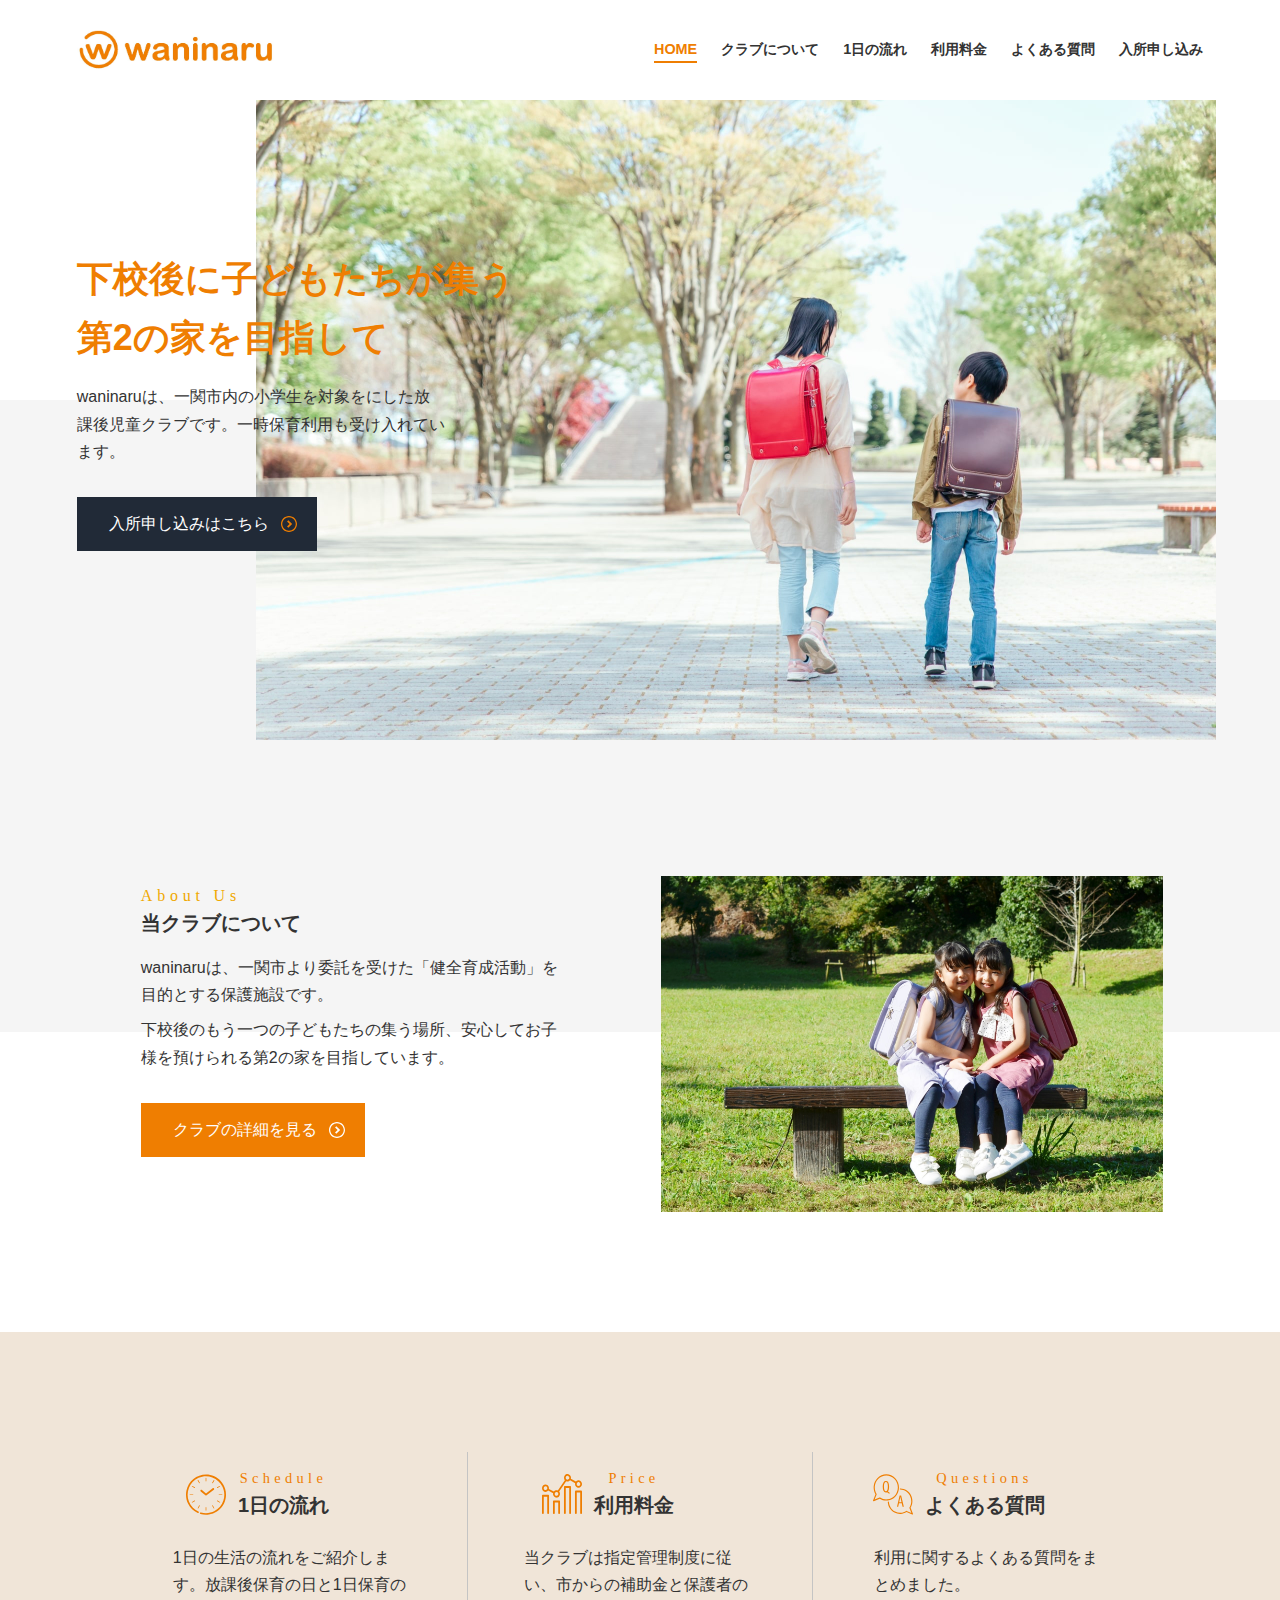
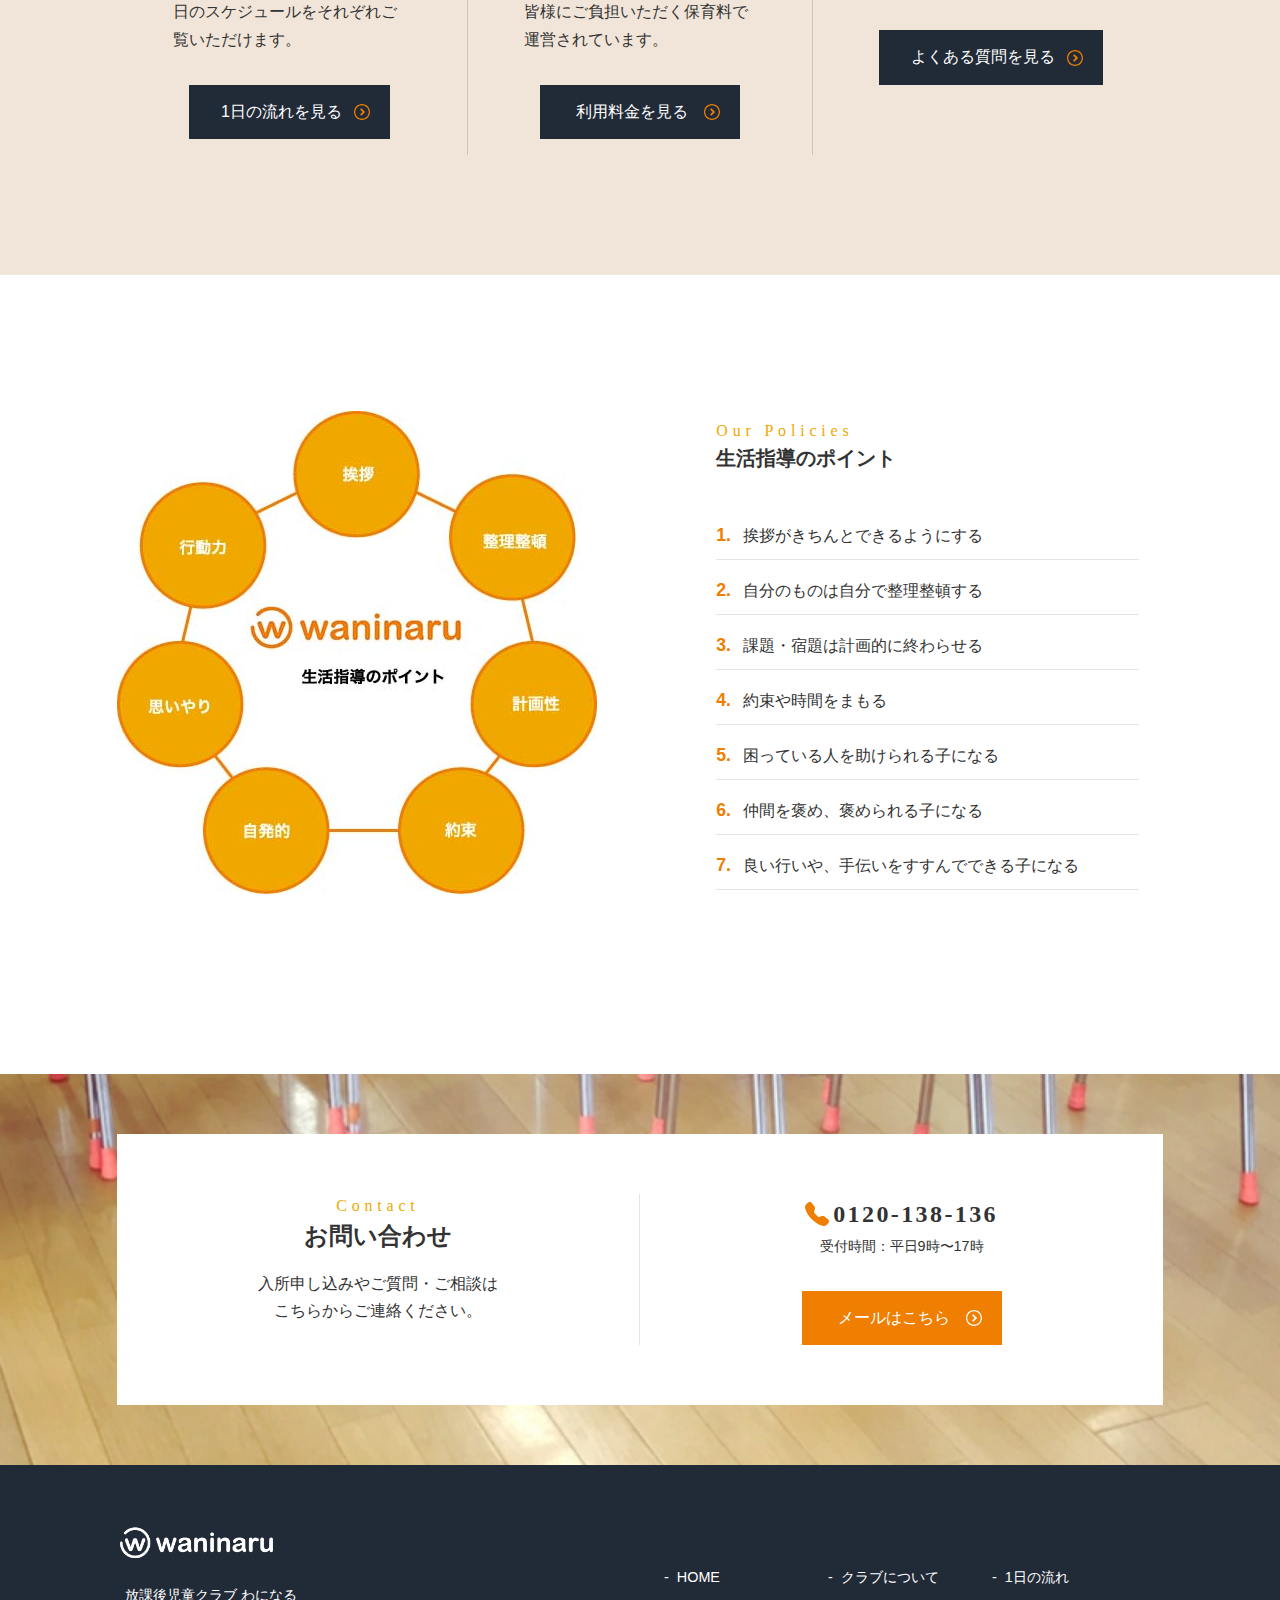
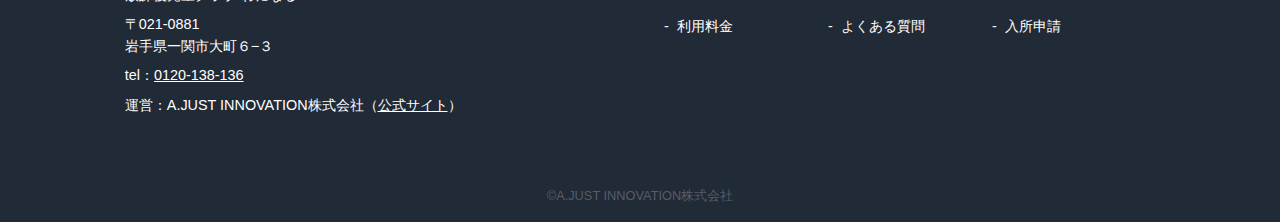
<file: index.html>
<!DOCTYPE html>
<html lang="ja">
<head>
  <meta charset="UTF-8">
  <meta name="viewport" content="width=device-width, initial-scale=1.0">
  <meta http-equiv="X-UA-Compatible" content="ie=edge">
  <title>waninaru</title>

  <link rel="stylesheet" href="css/style.css">
</head>
<body>

  <header class="header">
    <div class="header__inner">
      <h1 class="header__logo"><a href="index.html"><img src="images/logo-header.jpg" alt="waninaruのロゴ"></a></h1><!-- /.header__logo -->

      <nav class="pc-nav">
        <ul>
          <li class="current-menu-item"><a href="index.html">HOME</a></li>
          <li><a href="about.html">クラブについて</a></li>
          <li><a href="flow.html">1日の流れ</a></li>
          <li><a href="price.html">利用料金</a></li>
          <li><a href="faq.html">よくある質問</a></li>
          <li><a href="contact.html">入所申し込み</a></li>
        </ul>
      </nav><!-- /.pc-nav -->

      <div class="header__right">
        <div class="openBtn"><span></span><span></span><span></span></div><!-- /.openBtn -->
      </div><!-- /.header__right -->

    </div><!-- /.header__inner -->

    <nav class="gnav">
      <div class="gnav__wrap">
        <ul class="gnav__menu">
          <li class="gnav__menu__item"><a href="index.html">HOME</a></li>
          <li class="gnav__menu__item"><a href="about.html">クラブについて</a></li>
          <li class="gnav__menu__item"><a href="flow.html">1日の流れ</a></li>
          <li class="gnav__menu__item"><a href="price.html">利用料金</a></li>
          <li class="gnav__menu__item"><a href="faq.html">よくある質問</a></li>
          <li class="gnav__menu__item"><a href="contact.html">入所申請</a></li>
        </ul>
      </div><!--gnav-wrap-->
    </nav>
  </header><!-- /.header -->

  <main>
    <div class="mv">
      <div class="mv__img"><img src="images/mv.jpeg" alt=""></div><!-- /.mv__img -->

      <div class="mv__txts">
        <h1 class="mv__ttl -sp-center">下校後に子どもたちが集う<br>第2の家を目指して</h1><!-- /.mv__ttl -->

        <p class="mv__lead">waninaruは、一関市内の小学生を対象をにした放課後児童クラブです。一時保育利用も受け入れています。</p><!-- /.mv__lead -->

        <div class="btn__container -sp-center">
         <a href="contact.html" class="btn -black">入所申し込みはこちら</a><!-- /.btn -->
        </div><!-- /.btn__container -->

      </div><!-- /.mv_txts -->

      
     
    </div><!-- /.mv -->

    <section class="section bg-broken">
      <div class="inner">
        <div class="grid -reverse">
          <div class="grid__img"><img src="images/about.jpeg" alt=""></div><!-- /.img__area -->

          <div class="grid__content">
           <h2 class="section-ttl"><span>About Us</span>当クラブについて</h2><!-- /.section-ttl -->

            <div class="grid__txts">
              <p class="grid__txt">waninaruは、一関市より委託を受けた「健全育成活動」を目的とする保護施設です。</p><!-- /.grid__txt -->
              <p class="grid__txt">下校後のもう一つの子どもたちの集う場所、安心してお子様を預けられる第2の家を目指しています。</p><!-- /.grid__txt -->
            </div><!-- /.grid__txts -->

            <div class="btn__container -sp-center">
              <a href="about.html" class="btn">クラブの詳細を見る</a><!-- /.btn -->
            </div><!-- /.btn__container -->

          </div><!-- /.grid__content -->

        </div><!-- /.grid -->
      </div><!-- /.inner -->
    </section><!-- /.section -->

    <section class="section bg-color-accent">
      <div class="inner">
        <div class="cards">

          <div class="card">
            <div class="card__ttl">
              <div class="card__ttl__icon"><img src="images/icon-schedule.svg" alt=""></div><!-- /.card__ttl__icon -->

              <h2 class="card__ttl__heading">
              <span class="card__ttl__en">Schedule</span>1日の流れ</h2><!-- /.card__ttl__heading -->
            </div>

            <p class="card__txts">1日の生活の流れをご紹介します。放課後保育の日と1日保育の日のスケジュールをそれぞれご覧いただけます。</p><!-- /.card__txts -->

            <div class="btn__container -center">
            <a href="flow.html" class="btn -black">1日の流れを見る</a><!-- /.btn -->
          </div><!-- /.btn__container -->

          </div><!-- /.card -->
          <div class="card">
            <div class="card__ttl">
              <div class="card__ttl__icon"><img src="images/icon-price.svg" alt=""></div><!-- /.card__ttl__icon -->

              <h2 class="card__ttl__heading">
              <span class="card__ttl__en">Price</span>利用料金</h2><!-- /.card__ttl__heading -->
            </div>

            <p class="card__txts">当クラブは指定管理制度に従い、市からの補助金と保護者の皆様にご負担いただく保育料で運営されています。</p><!-- /.card__txts -->

            <div class="btn__container -center">
            <a href="price.html" class="btn -black">利用料金を見る</a><!-- /.btn -->
          </div><!-- /.btn__container -->
          </div><!-- /.card -->

          <div class="card">
            <div class="card__ttl">
              <div class="card__ttl__icon"><img src="images/icon-faq.svg" alt=""></div><!-- /.card__ttl__icon -->

              <h2 class="card__ttl__heading">
              <span class="card__ttl__en">Questions</span>よくある質問</h2><!-- /.card__ttl__heading -->
            </div>

            <p class="card__txts">利用に関するよくある質問をまとめました。</p><!-- /.card__txts -->

            <div class="btn__container -center">
            <a href="faq.html" class="btn -black">よくある質問を見る</a><!-- /.btn -->
          </div><!-- /.btn__container -->
          </div><!-- /.card -->


        </div><!-- /.cards -->
      </div><!-- /.inner -->
    </section><!-- /.section -->

    <section class="section">
      <div class="inner">
        <div class="grid">
          <div class="grid__img -small"><img src="images/policies-img.jpg" alt=""></div><!-- /.img__area -->

          <div class="grid__content">
          <h2 class="section-ttl -sp-center"><span>Our Policies</span>生活指導のポイント</h2><!-- /.section-ttl -->

          

          <ul class="grid__lists">
            <li><span class="number">1.</span>挨拶がきちんとできるようにする</li>
            <li><span class="number">2.</span>自分のものは自分で整理整頓する</li>
            <li><span class="number">3.</span>課題・宿題は計画的に終わらせる</li>
            <li><span class="number">4.</span>約束や時間をまもる</li>
            <li><span class="number">5.</span>困っている人を助けられる子になる</li>
            <li><span class="number">6.</span>仲間を褒め、褒められる子になる</li>
            <li><span class="number">7.</span>良い行いや、手伝いをすすんでできる子になる</li>
          </ul><!-- /.grid__lists -->

          </div><!-- /.grid__content -->
        </div><!-- /.grid -->
      </div><!-- /.inner -->
    </section><!-- /.section -->
  </main>

  <div class="cta">
    <div class="inner">
      <div class="cta__wrapper">
        <div class="cta__header">
          <h2 class="cta__ttl"><span>Contact</span>お問い合わせ</h2><!-- /.cta__ttl -->
          <p class="cta__txt">入所申し込みやご質問・ご相談は<br>
こちらからご連絡ください。</p><!-- /.cta__txt -->
        </div><!-- /.cta__header -->

        <div class="cta__body">
          <a href="tel:0120-138-136" class="cta__number">0120-138-136</a><!-- /.cta__number -->
          <p class="cta__number__hour">受付時間：平日9時〜17時</p><!-- /.cta__number__hour -->
         
          <div class="btn__container -center">
            <a href="contact.html" class="btn">メールはこちら</a><!-- /.btn -->
          </div>
        </div><!-- /.cta__body -->
      </div><!-- /.cta__wrapper -->
    </div><!-- /.inner -->
  </div><!-- /.cta -->

  <footer class="footer">
    <div class="inner">
      <div class="footer__wrapper">
        <div class="footer__header">
          <h2 class="footer__logo"><a href="#"><img src="images/logo-footer.png" alt=""></a></h2><!-- /.footer__logo -->

          <ul class="footer__list">
            <li>放課後児童クラブ わになる</li>
            <li>〒021-0881<br>岩手県一関市大町６−３</li>
            <li>tel：<a href="tel:0120-138-136">0120-138-136</a></li>
            <li>運営：A.JUST INNOVATION株式会社（<a href="https://ajust-innovation.com/">公式サイト</a>）</li>
          </ul><!-- /.footer__list -->
        </div><!-- /.footer__header -->

        <div class="footer__body">
          <nav class="footer__nav">
            <li><a href="index.html">HOME</a></li>
            <li><a href="about.html">クラブについて</a></li>
            <li><a href="flow.html">1日の流れ</a></li>
            <li><a href="price.html">利用料金</a></li>
            <li><a href="faq.html">よくある質問</a></li>
            <li><a href="contact.html">入所申請</a></li>
          </nav><!-- /.footer__nav -->
        </div><!-- /.footer__body -->
      </div><!-- /.footer__wrapper -->

      <p class="copy">&copy;A.JUST INNOVATION株式会社</p><!-- /.copy -->
    </div><!-- /.inner -->
  </footer><!-- /.footer -->
  
<script
  src="https://code.jquery.com/jquery-3.6.0.min.js"
  integrity="sha256-/xUj+3OJU5yExlq6GSYGSHk7tPXikynS7ogEvDej/m4="
  crossorigin="anonymous"></script>
<script src="js/main.js"></script> 
</body>
</html>
</file>
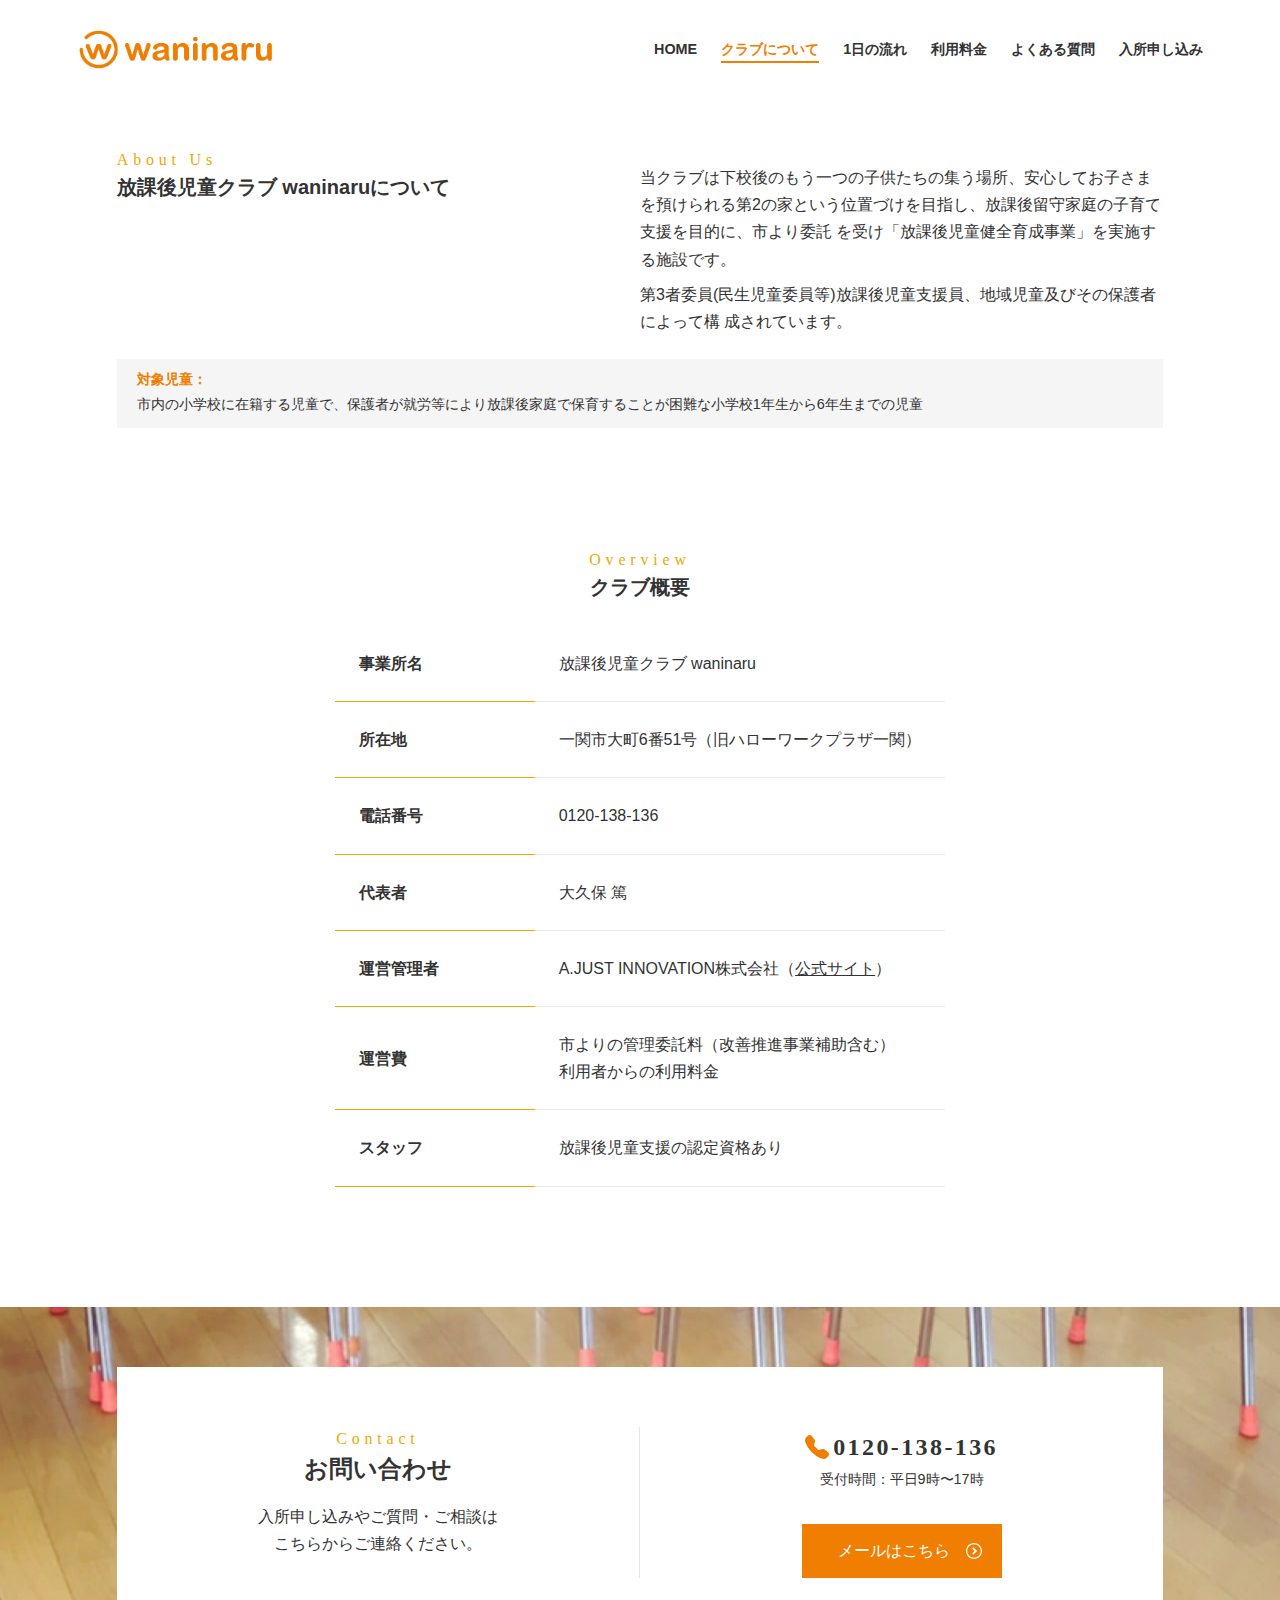
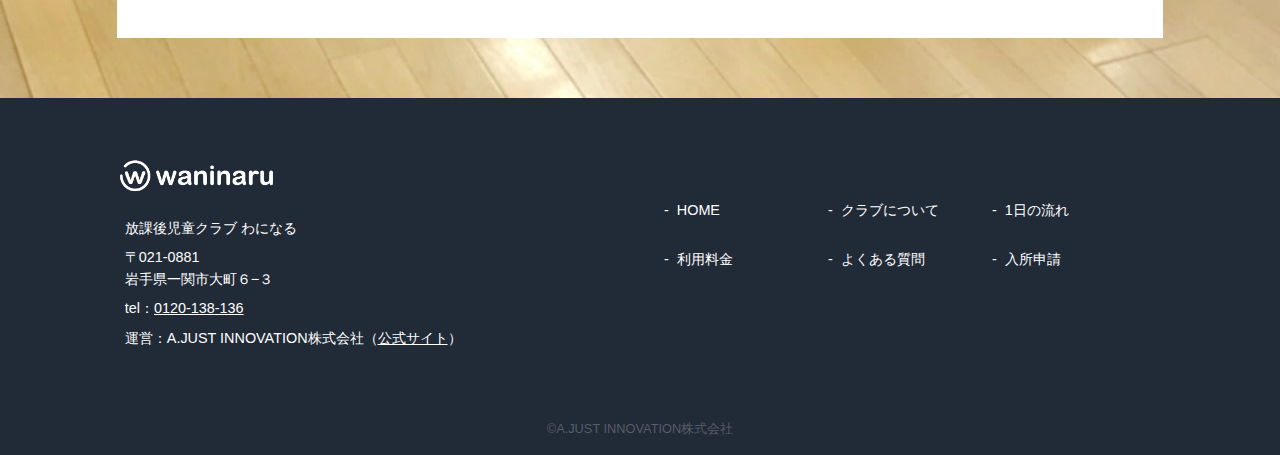
<file: about.html>
<!DOCTYPE html>
<html lang="ja">
<head>
  <meta charset="UTF-8">
  <meta name="viewport" content="width=device-width, initial-scale=1.0">
  <meta http-equiv="X-UA-Compatible" content="ie=edge">
  <title>waninaru</title>

  <link rel="stylesheet" href="css/style.css">
</head>
<body>

  <header class="header">
    <div class="header__inner">
      <h1 class="header__logo"><a href="index.html"><img src="images/logo-header.jpg" alt="waninaruのロゴ"></a></h1><!-- /.header__logo -->

      <nav class="pc-nav">
        <ul>
          <li><a href="index.html">HOME</a></li>
          <li class="current-menu-item"><a href="about.html">クラブについて</a></li>
          <li><a href="flow.html">1日の流れ</a></li>
          <li><a href="price.html">利用料金</a></li>
          <li><a href="faq.html">よくある質問</a></li>
          <li><a href="contact.html">入所申し込み</a></li>
        </ul>
      </nav><!-- /.pc-nav -->

      <div class="header__right">
        <div class="openBtn"><span></span><span></span><span></span></div><!-- /.openBtn -->
      </div><!-- /.header__right -->

    </div><!-- /.header__inner -->

    <nav class="gnav">
      <div class="gnav__wrap">
        <ul class="gnav__menu">
          <li class="gnav__menu__item"><a href="index.html">HOME</a></li>
          <li class="gnav__menu__item"><a href="about.html">クラブについて</a></li>
          <li class="gnav__menu__item"><a href="flow.html">1日の流れ</a></li>
          <li class="gnav__menu__item"><a href="price.html">利用料金</a></li>
          <li class="gnav__menu__item"><a href="faq.html">よくある質問</a></li>
          <li class="gnav__menu__item"><a href="contact.html">入所申請</a></li>
        </ul>
      </div><!--gnav-wrap-->
    </nav>
  </header><!-- /.header -->

   <section class="section">
      <div class="inner">

        <div class="flex">
          <h2 class="section-ttl -sp-center"><span>About Us</span>放課後児童クラブ waninaruについて</h2><!-- /.section-ttl -->

          <div class="flex__content">
            <p class="flex__txt">当クラブは下校後のもう一つの子供たちの集う場所、安心してお子さまを預けられる第2の家という位置づけを目指し、放課後留守家庭の子育て支援を目的に、市より委託 を受け「放課後児童健全育成事業」を実施する施設です。</p><!-- /.flex__txt -->
            <p class="flex__txt">第3者委員(民生児童委員等)放課後児童支援員、地域児童及びその保護者によって構 成されています。</p><!-- /.flex__txt -->
          </div><!-- /.flex__content -->
        </div><!-- /.flex -->

        <div class="message">
          <p class="message__txt"><span>対象児童：</span><br>市内の小学校に在籍する児童で、保護者が就労等により放課後家庭で保育することが困難な小学校1年生から6年生までの児童</p><!-- /.message__txt -->
        </div><!-- /.message -->

      </div><!-- /.inner -->
    </section><!-- /.section -->

    <section class="section -ptnone">
      <div class="inner">
        <h2 class="section-ttl -center"><span>Overview</span>クラブ概要</h2><!-- /.section-ttl -->

        <div class="table__wrapper">
          <table class="table">
            <tbody>
              <tr>
                <th>事業所名</th>
                <td>放課後児童クラブ waninaru</td>
              </tr>
              <tr>
                <th>所在地</th>
                <td>一関市大町6番51号（旧ハローワークプラザ一関）</td>
              </tr>
              <tr>
                <th>電話番号</th>
                <td>0120-138-136</td>
              </tr>
              <tr>
                <th>代表者</th>
                <td>大久保 篤</td>
              </tr>
              <tr>
                <th>運営管理者</th>
                <td>A.JUST INNOVATION株式会社（<a href="https://ajust-innovation.com/">公式サイト</a>）</td>
              </tr>
              <tr>
                <th>運営費</th>
                <td>
                  <ul>
                    <li>市よりの管理委託料（改善推進事業補助含む）</li>
                    <li>利用者からの利用料金</li>
                  </ul>
                </td>
              </tr>
              <tr>
                <th>スタッフ</th>
                <td>放課後児童支援の認定資格あり</td>
              </tr>
            </tbody>
          </table><!-- /.table -->
        </div><!-- /.table__wrapper -->
      </div><!-- /.inner -->
    </section><!-- /.section -->

  <div class="cta">
    <div class="inner">
      <div class="cta__wrapper">
        <div class="cta__header">
          <h2 class="cta__ttl"><span>Contact</span>お問い合わせ</h2><!-- /.cta__ttl -->
          <p class="cta__txt">入所申し込みやご質問・ご相談は<br>
こちらからご連絡ください。</p><!-- /.cta__txt -->
        </div><!-- /.cta__header -->

        <div class="cta__body">
          <a href="tel:0120-138-136" class="cta__number">0120-138-136</a><!-- /.cta__number -->
          <p class="cta__number__hour">受付時間：平日9時〜17時</p><!-- /.cta__number__hour -->
         
          <div class="btn__container -center">
            <a href="" class="btn">メールはこちら</a><!-- /.btn -->
          </div>
        </div><!-- /.cta__body -->
      </div><!-- /.cta__wrapper -->
    </div><!-- /.inner -->
  </div><!-- /.cta -->

  <footer class="footer">
    <div class="inner">
      <div class="footer__wrapper">
        <div class="footer__header">
          <h2 class="footer__logo"><a href="#"><img src="images/logo-footer.png" alt=""></a></h2><!-- /.footer__logo -->

          <ul class="footer__list">
            <li>放課後児童クラブ わになる</li>
            <li>〒021-0881<br>岩手県一関市大町６−３</li>
            <li>tel：<a href="tel:0120-138-136">0120-138-136</a></li>
            <li>運営：A.JUST INNOVATION株式会社（<a href="https://ajust-innovation.com/">公式サイト</a>）</li>
          </ul><!-- /.footer__list -->
        </div><!-- /.footer__header -->

        <div class="footer__body">
          <nav class="footer__nav">
            <li><a href="index.html">HOME</a></li>
            <li><a href="about.html">クラブについて</a></li>
            <li><a href="flow.html">1日の流れ</a></li>
            <li><a href="price.html">利用料金</a></li>
            <li><a href="faq.html">よくある質問</a></li>
            <li><a href="contact.html">入所申請</a></li>
          </nav><!-- /.footer__nav -->
        </div><!-- /.footer__body -->
      </div><!-- /.footer__wrapper -->

      <p class="copy">&copy;A.JUST INNOVATION株式会社</p><!-- /.copy -->
    </div><!-- /.inner -->
  </footer><!-- /.footer -->
  
<script
  src="https://code.jquery.com/jquery-3.6.0.min.js"
  integrity="sha256-/xUj+3OJU5yExlq6GSYGSHk7tPXikynS7ogEvDej/m4="
  crossorigin="anonymous"></script>
<script src="js/main.js"></script> 
</body>
</html>
</file>
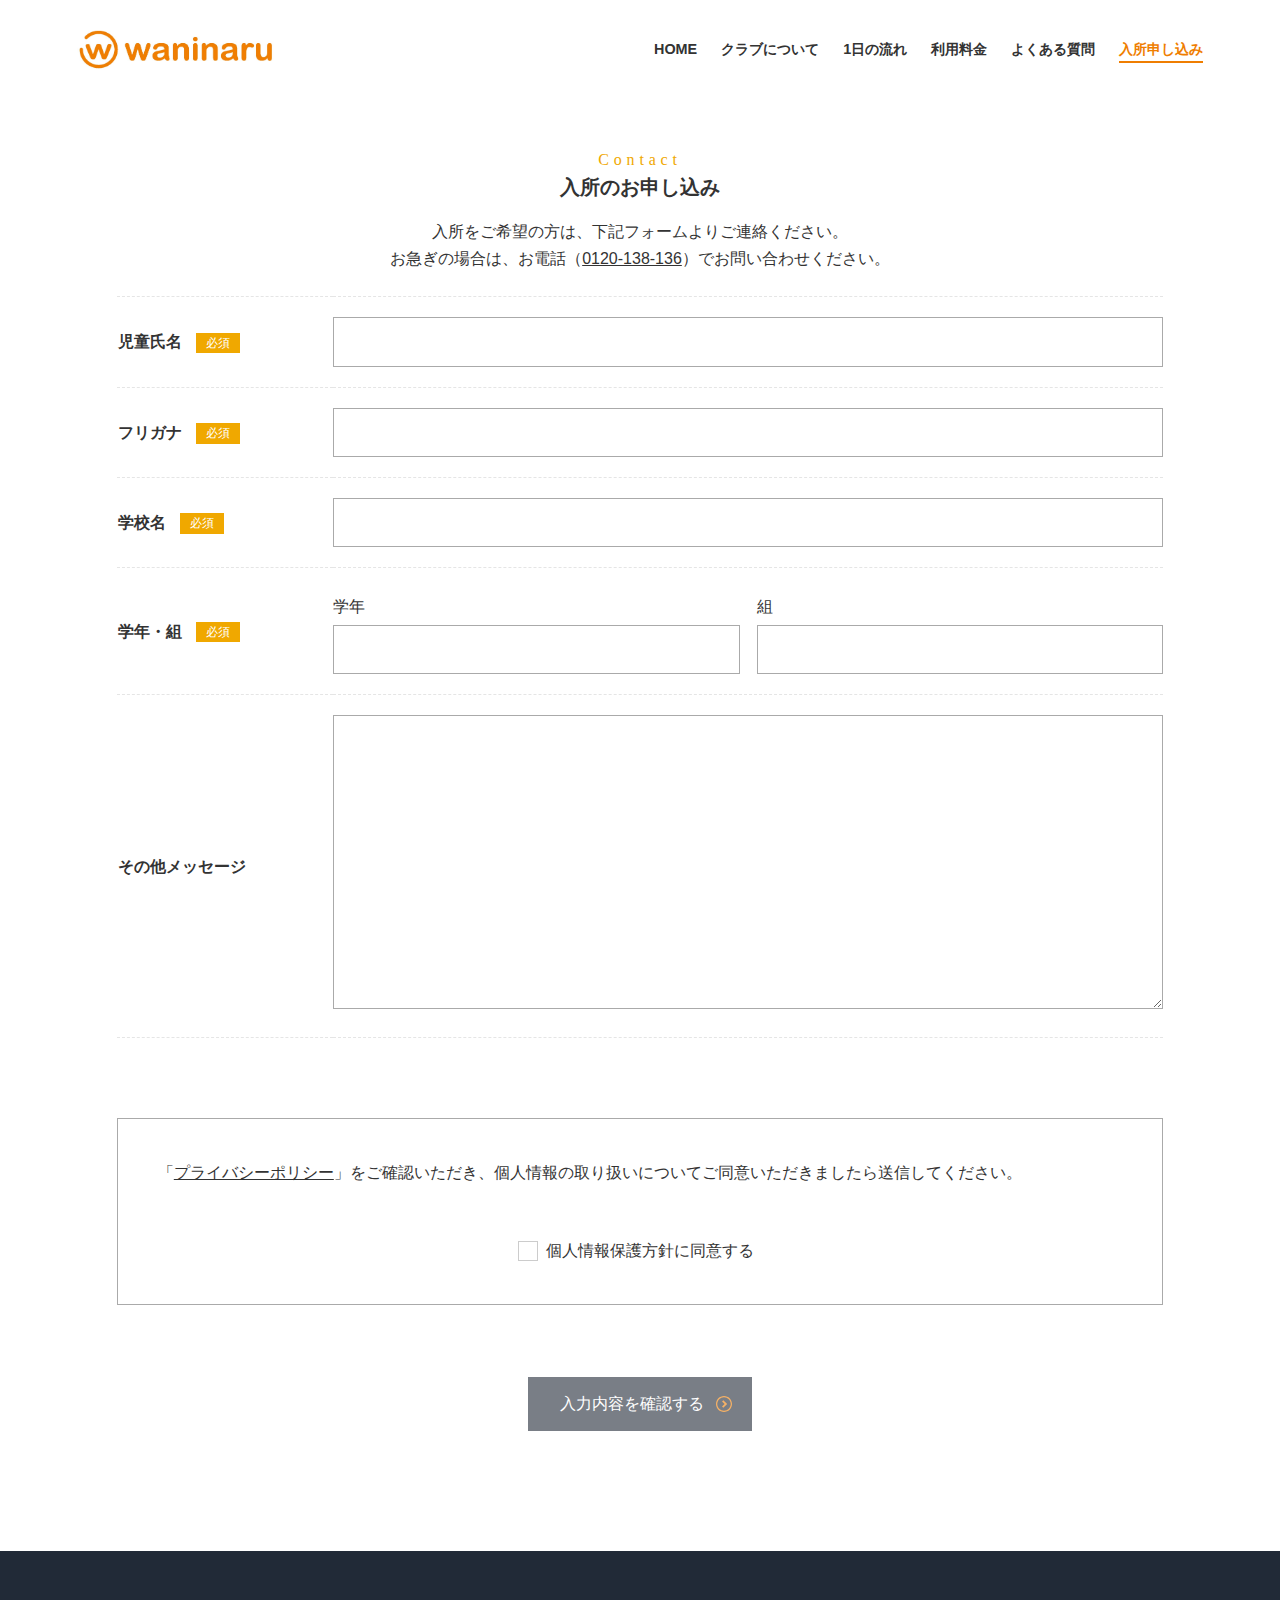
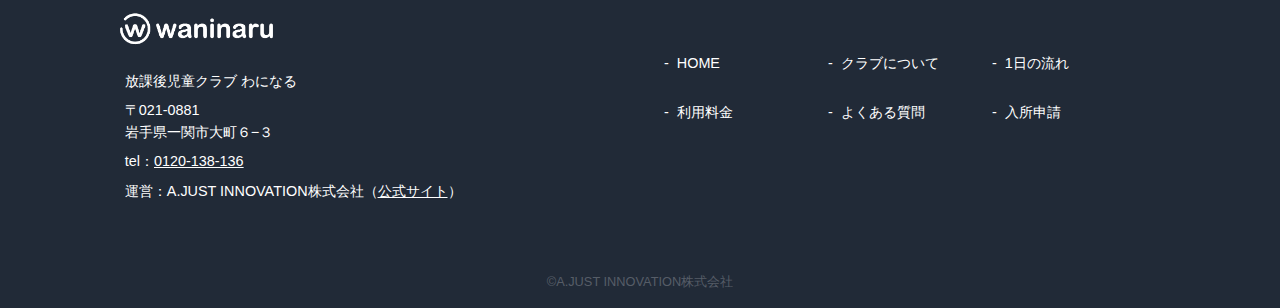
<file: contact.html>
<!DOCTYPE html>
<html lang="ja">
<head>
  <meta charset="UTF-8">
  <meta name="viewport" content="width=device-width, initial-scale=1.0">
  <meta http-equiv="X-UA-Compatible" content="ie=edge">
  <title>waninaru</title>

  <link rel="stylesheet" href="css/style.css">
</head>
<body>

  <header class="header">
    <div class="header__inner">
      <h1 class="header__logo"><a href="index.html"><img src="images/logo-header.jpg" alt="waninaruのロゴ"></a></h1><!-- /.header__logo -->

      <nav class="pc-nav">
        <ul>
          <li><a href="index.html">HOME</a></li>
          <li><a href="about.html">クラブについて</a></li>
          <li><a href="flow.html">1日の流れ</a></li>
          <li><a href="price.html">利用料金</a></li>
          <li><a href="faq.html">よくある質問</a></li>
          <li class="current-menu-item"><a href="contact.html">入所申し込み</a></li>
        </ul>
      </nav><!-- /.pc-nav -->

      <div class="header__right">
        <div class="openBtn"><span></span><span></span><span></span></div><!-- /.openBtn -->
      </div><!-- /.header__right -->

    </div><!-- /.header__inner -->

    <nav class="gnav">
      <div class="gnav__wrap">
        <ul class="gnav__menu">
          <li class="gnav__menu__item"><a href="index.html">HOME</a></li>
          <li class="gnav__menu__item"><a href="about.html">クラブについて</a></li>
          <li class="gnav__menu__item"><a href="flow.html">1日の流れ</a></li>
          <li class="gnav__menu__item"><a href="price.html">利用料金</a></li>
          <li class="gnav__menu__item"><a href="faq.html">よくある質問</a></li>
          <li class="gnav__menu__item"><a href="contact.html">入所申請</a></li>
        </ul>
      </div><!--gnav-wrap-->
    </nav>
  </header><!-- /.header -->

  <section class="section">
    <div class="inner">
      <h2 class="section-ttl -center"><span>Contact</span>入所のお申し込み</h2><!-- /.section-ttl -->
      <p class="section-ttl__sub">入所をご希望の方は、下記フォームよりご連絡ください。<br>お急ぎの場合は、お電話（<a href="tel:0120-138-136">0120-138-136</a>）でお問い合わせください。</p><!-- /.section-ttl__sub -->

      <div class="table__wrapper">

      
      <table class="table-contact">
        <tbody>
          <tr>
            <th>
              <div class="input-label">児童氏名
                <span class="require">必須</span><!-- /.require -->
              </div><!-- /.input-label -->
            </th>
            <td>
              <div class="input-field">
                <input type="text">
              </div><!-- /.input-field -->
            </td>
          </tr>
          <tr>
            <th>
              <div class="input-label">フリガナ
                <span class="require">必須</span><!-- /.require -->
              </div><!-- /.input-label -->
            </th>
            <td>
              <div class="input-field">
                <input type="text">
              </div><!-- /.input-field -->
            </td>
          </tr>
          <tr>
            <th>
              <div class="input-label">学校名
                <span class="require">必須</span><!-- /.require -->
              </div><!-- /.input-label -->
            </th>
            <td>
              <div class="input-field">
                <input type="text">
              </div><!-- /.input-field -->
            </td>
          </tr>
          <tr>
            <th>
              <div class="input-label">学年・組
                <span class="require">必須</span><!-- /.require -->
              </div><!-- /.input-label -->
            </th>
            <td>
              <div class="td__flex">
              <div class="input-field">
                <label for="class">学年</label>
                <input type="text">
              </div><!-- /.input-field -->
              <div class="input-field">
                <label for="class">組</label>
                <input type="text">
              </div><!-- /.input-field -->
              </div><!-- /.flex -->
            </td>
          </tr>
          <tr>
            <th>
              <div class="input-label">その他メッセージ
               
              </div><!-- /.input-label -->
            </th>
            <td>
              <div class="input-field">
                <textarea name="" id="" cols="30" rows="10"></textarea><!-- /# -->
              </div><!-- /.input-field -->
            </td>
          </tr>
          
        </tbody>
      </table><!-- /.contact-table -->

      <div class="privacy-box">
        <p class="privacy-box__txt">「<a href="policy.html">プライバシーポリシー</a>」をご確認いただき、個人情報の取り扱いについてご同意いただきましたら送信してください。</p><!-- /.privacy-box__txt -->

        <div class="privacy-box__check">
          <label>
            <input type="checkbox" id="check" value="同意します"><span>個人情報保護方針に同意する</span>
          </label>
        </div><!-- /.privacy-box__check -->
      </div><!-- /.privacy-box -->

      <div class="btn__container -center">
        <button id="button" disabled="disabled" class="btn -black">入力内容を確認する</button>
      </div><!-- /.table__wrapper -->
    </div><!-- /.inner -->
  </section><!-- /.section -->

  <footer class="footer">
    <div class="inner">
      <div class="footer__wrapper">
        <div class="footer__header">
          <h2 class="footer__logo"><a href="#"><img src="images/logo-footer.png" alt=""></a></h2><!-- /.footer__logo -->

          <ul class="footer__list">
            <li>放課後児童クラブ わになる</li>
            <li>〒021-0881<br>岩手県一関市大町６−３</li>
            <li>tel：<a href="tel:0120-138-136">0120-138-136</a></li>
            <li>運営：A.JUST INNOVATION株式会社（<a href="https://ajust-innovation.com/">公式サイト</a>）</li>
          </ul><!-- /.footer__list -->
        </div><!-- /.footer__header -->

        <div class="footer__body">
          <nav class="footer__nav">
            <li><a href="index.html">HOME</a></li>
            <li><a href="about.html">クラブについて</a></li>
            <li><a href="flow.html">1日の流れ</a></li>
            <li><a href="price.html">利用料金</a></li>
            <li><a href="faq.html">よくある質問</a></li>
            <li><a href="contact.html">入所申請</a></li>
          </nav><!-- /.footer__nav -->
        </div><!-- /.footer__body -->
      </div><!-- /.footer__wrapper -->

      <p class="copy">&copy;A.JUST INNOVATION株式会社</p><!-- /.copy -->
    </div><!-- /.inner -->
  </footer><!-- /.footer -->
  
<script
  src="https://code.jquery.com/jquery-3.6.0.min.js"
  integrity="sha256-/xUj+3OJU5yExlq6GSYGSHk7tPXikynS7ogEvDej/m4="
  crossorigin="anonymous"></script>
<script src="js/main.js"></script> 
</body>
</html>
</file>
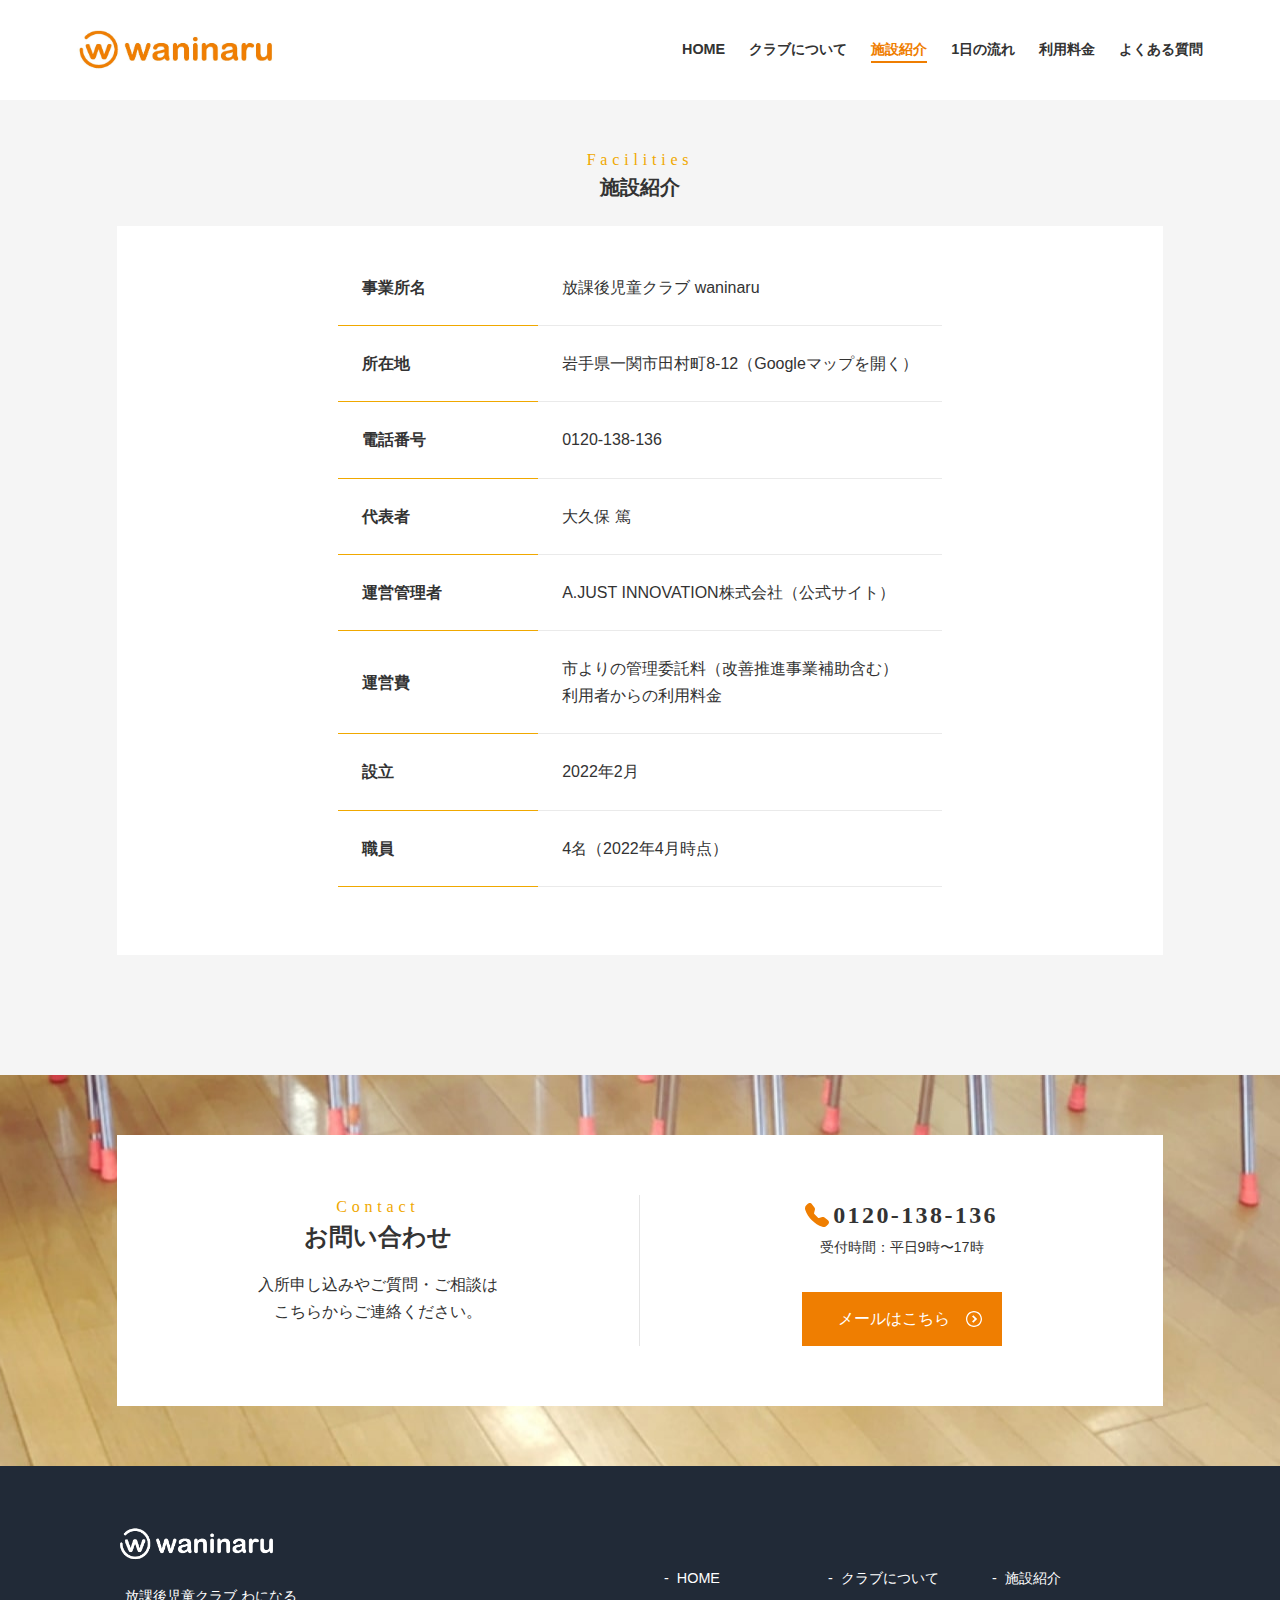
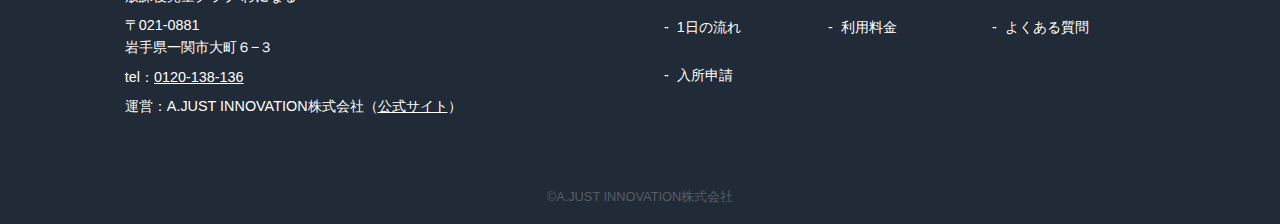
<file: facility.html>
<!DOCTYPE html>
<html lang="ja">
<head>
  <meta charset="UTF-8">
  <meta name="viewport" content="width=device-width, initial-scale=1.0">
  <meta http-equiv="X-UA-Compatible" content="ie=edge">
  <title>waninaru</title>

  <link rel="stylesheet" href="css/style.css">
</head>
<body>

  <header class="header">
    <div class="header__inner">
      <h1 class="header__logo"><a href="index.html"><img src="images/logo-header.jpg" alt="waninaruのロゴ"></a></h1><!-- /.header__logo -->

      <nav class="pc-nav">
        <ul>
          <li><a href="index.html">HOME</a></li>
          <li><a href="about.html">クラブについて</a></li>
          <li class="current-menu-item"><a href="facility.html">施設紹介</a></li>
          <li><a href="flow.html">1日の流れ</a></li>
          <li><a href="price.html">利用料金</a></li>
          <li><a href="faq.html">よくある質問</a></li>
        </ul>
      </nav><!-- /.pc-nav -->

      <div class="header__right">
        <div class="openBtn"><span></span><span></span><span></span></div><!-- /.openBtn -->
      </div><!-- /.header__right -->

    </div><!-- /.header__inner -->

    <nav class="gnav">
      <div class="gnav__wrap">
        <ul class="gnav__menu">
          <li class="gnav__menu__item"><a href="index.html">HOME</a></li>
          <li class="gnav__menu__item"><a href="about.html">クラブについて</a></li>
          <li class="gnav__menu__item"><a href="facility.html">施設紹介</a></li>
          <li class="gnav__menu__item"><a href="flow.html">1日の流れ</a></li>
          <li class="gnav__menu__item"><a href="price.html">利用料金</a></li>
          <li class="gnav__menu__item"><a href="faq.html">よくある質問</a></li>
          <li class="gnav__menu__item"><a href="contact.html">入所申請</a></li>
        </ul>
      </div><!--gnav-wrap-->
    </nav>
  </header><!-- /.header -->

  <section class="section bg-color">
      <div class="inner">
        <h2 class="section-ttl -center"><span>Facilities</span>施設紹介</h2><!-- /.section-ttl -->

        <div class="table__wrapper -white">
         
          <table class="table">
            <tbody>
              <tr>
                <th>事業所名</th>
                <td>放課後児童クラブ waninaru</td>
              </tr>
              <tr>
                <th>所在地</th>
                <td>岩手県一関市田村町8-12（Googleマップを開く）</td>
              </tr>
              <tr>
                <th>電話番号</th>
                <td>0120-138-136</td>
              </tr>
              <tr>
                <th>代表者</th>
                <td>大久保 篤</td>
              </tr>
              <tr>
                <th>運営管理者</th>
                <td>A.JUST INNOVATION株式会社（公式サイト）</td>
              </tr>
              <tr>
                <th>運営費</th>
                <td>
                  <ul>
                    <li>市よりの管理委託料（改善推進事業補助含む）</li>
                    <li>利用者からの利用料金</li>
                  </ul>
                </td>
              </tr>
              <tr>
                <th>設立</th>
                <td>2022年2月</td>
              </tr>
              <tr>
                <th>職員</th>
                <td>4名（2022年4月時点）</td>
              </tr>
            </tbody>
          </table><!-- /.table -->
        </div><!-- /.table__wrapper -->
      </div><!-- /.inner -->
    </section><!-- /.section -->

  <div class="cta">
    <div class="inner">
      <div class="cta__wrapper">
        <div class="cta__header">
          <h2 class="cta__ttl"><span>Contact</span>お問い合わせ</h2><!-- /.cta__ttl -->
          <p class="cta__txt">入所申し込みやご質問・ご相談は<br>
こちらからご連絡ください。</p><!-- /.cta__txt -->
        </div><!-- /.cta__header -->

        <div class="cta__body">
          <a href="tel:0120-138-136" class="cta__number">0120-138-136</a><!-- /.cta__number -->
          <p class="cta__number__hour">受付時間：平日9時〜17時</p><!-- /.cta__number__hour -->
         
          <div class="btn__container -center">
            <a href="" class="btn">メールはこちら</a><!-- /.btn -->
          </div>
        </div><!-- /.cta__body -->
      </div><!-- /.cta__wrapper -->
    </div><!-- /.inner -->
  </div><!-- /.cta -->

  <footer class="footer">
    <div class="inner">
      <div class="footer__wrapper">
        <div class="footer__header">
          <h2 class="footer__logo"><a href="#"><img src="images/logo-footer.png" alt=""></a></h2><!-- /.footer__logo -->

          <ul class="footer__list">
            <li>放課後児童クラブ わになる</li>
            <li>〒021-0881<br>岩手県一関市大町６−３</li>
            <li>tel：<a href="tel:0120-138-136">0120-138-136</a></li>
            <li>運営：A.JUST INNOVATION株式会社（<a href="https://ajust-innovation.com/">公式サイト</a>）</li>
          </ul><!-- /.footer__list -->
        </div><!-- /.footer__header -->

        <div class="footer__body">
          <nav class="footer__nav">
            <li><a href="index.html">HOME</a></li>
            <li><a href="about.html">クラブについて</a></li>
            <li><a href="facility.html">施設紹介</a></li>
            <li><a href="flow.html">1日の流れ</a></li>
            <li><a href="price.html">利用料金</a></li>
            <li><a href="faq.html">よくある質問</a></li>
            <li><a href="contact.html">入所申請</a></li>
          </nav><!-- /.footer__nav -->
        </div><!-- /.footer__body -->
      </div><!-- /.footer__wrapper -->

      <p class="copy">&copy;A.JUST INNOVATION株式会社</p><!-- /.copy -->
    </div><!-- /.inner -->
  </footer><!-- /.footer -->
  
<script
  src="https://code.jquery.com/jquery-3.6.0.min.js"
  integrity="sha256-/xUj+3OJU5yExlq6GSYGSHk7tPXikynS7ogEvDej/m4="
  crossorigin="anonymous"></script>
<script src="js/main.js"></script> 
</body>
</html>
</file>
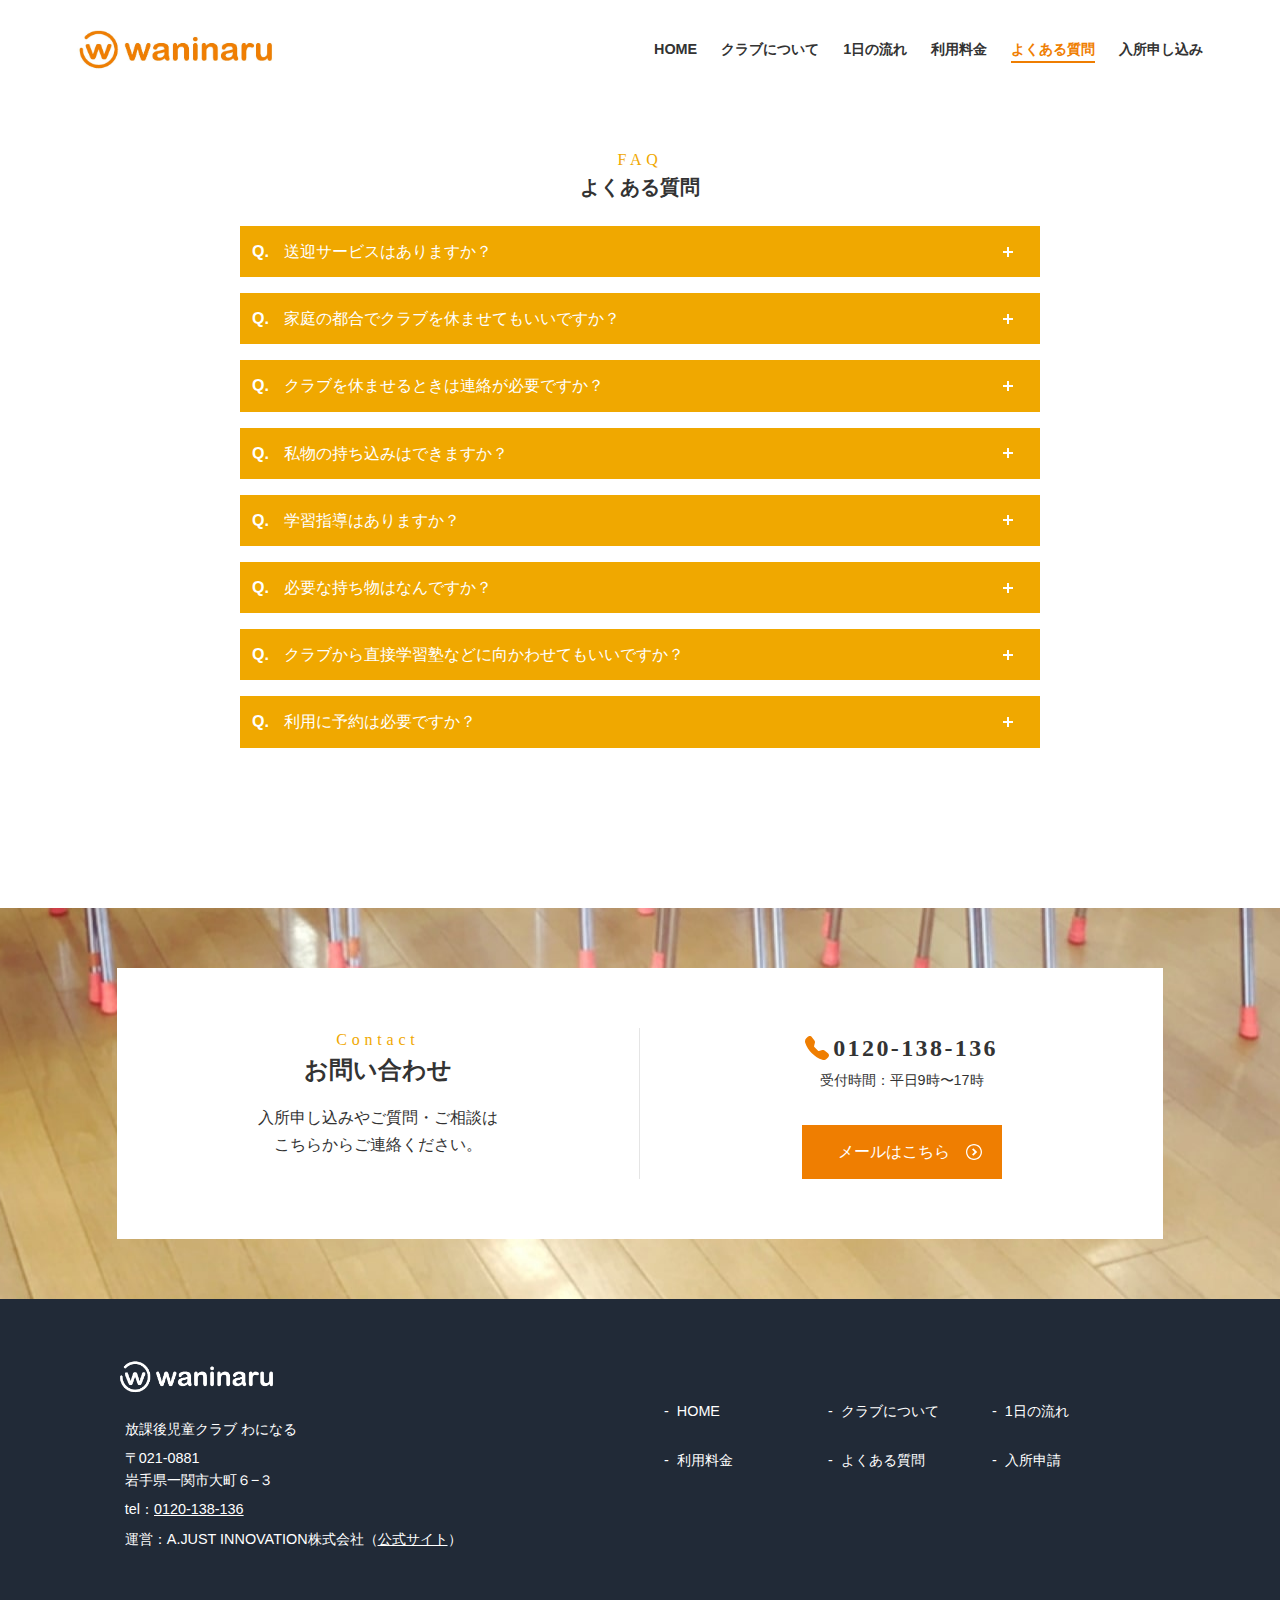
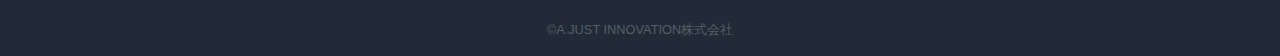
<file: faq.html>
<!DOCTYPE html>
<html lang="ja">
<head>
  <meta charset="UTF-8">
  <meta name="viewport" content="width=device-width, initial-scale=1.0">
  <meta http-equiv="X-UA-Compatible" content="ie=edge">
  <title>waninaru</title>

  <link rel="stylesheet" href="css/style.css">
</head>
<body>

  <header class="header">
    <div class="header__inner">
      <h1 class="header__logo"><a href="index.html"><img src="images/logo-header.jpg" alt="waninaruのロゴ"></a></h1><!-- /.header__logo -->

      <nav class="pc-nav">
        <ul>
          <li><a href="index.html">HOME</a></li>
          <li><a href="about.html">クラブについて</a></li>
          <li><a href="flow.html">1日の流れ</a></li>
          <li><a href="price.html">利用料金</a></li>
          <li class="current-menu-item"><a href="faq.html">よくある質問</a></li>
          <li><a href="contact.html">入所申し込み</a></li>
        </ul>
      </nav><!-- /.pc-nav -->

      <div class="header__right">
        <div class="openBtn"><span></span><span></span><span></span></div><!-- /.openBtn -->
      </div><!-- /.header__right -->

    </div><!-- /.header__inner -->

    <nav class="gnav">
      <div class="gnav__wrap">
        <ul class="gnav__menu">
          <li class="gnav__menu__item"><a href="index.html">HOME</a></li>
          <li class="gnav__menu__item"><a href="about.html">クラブについて</a></li>
          <li class="gnav__menu__item"><a href="flow.html">1日の流れ</a></li>
          <li class="gnav__menu__item"><a href="price.html">利用料金</a></li>
          <li class="gnav__menu__item"><a href="faq.html">よくある質問</a></li>
          <li class="gnav__menu__item"><a href="contact.html">入所申請</a></li>
        </ul>
      </div><!--gnav-wrap-->
    </nav>
  </header><!-- /.header -->

  <section class="section">
    <div class="inner">
      <h2 class="section-ttl -center"><span>FAQ</span>よくある質問</h2><!-- /.section-ttl -->

      <div class="toggle">
        <dl class="toggle_contents">
          <dt class="toggle_title"><span class="q">Q.</span>送迎サービスはありますか？<span class="toggle_btn">開く</span></dt>
          <dd>
            <span class="a">A.</span>個別に相談に応じています。閉所時間より著しく勤務時間が超過する場合は一度ご相談ください。
          </dd>
        </dl>

        <dl class="toggle_contents">
          <dt class="toggle_title"><span class="q">Q.</span>家庭の都合でクラブを休ませてもいいですか？<span class="toggle_btn">開く</span></dt>
          <dd>
            <span class="a">A.</span>クラブ利用中でも、ご家族の方が在宅で保育できる環境にある場合はクラブを休ませていただいて構いません。できる限りお子さまとの時間を共有していただくようお願いします。
          </dd>
        </dl>

        <dl class="toggle_contents">
          <dt class="toggle_title"><span class="q">Q.</span>クラブを休ませるときは連絡が必要ですか？<span class="toggle_btn">開く</span></dt>
          <dd>
            <span class="a">A.</span>クラブを休む際(学校もお休みしている場合)や、一人で帰宅させる場合などは必ず当クラブへご連絡ください。
          </dd>
        </dl>

        <dl class="toggle_contents">
          <dt class="toggle_title"><span class="q">Q.</span>私物の持ち込みはできますか？<span class="toggle_btn">開く</span></dt>
          <dd>
            <span class="a">A.</span>クラブを利用するうえで不要な私物(カード・ゲーム・スマホ等)は持ち込まないようお願いします。基本的に学校で禁止されているモノ・コトはクラブ内でも禁止しています。
          </dd>
        </dl>

        <dl class="toggle_contents">
          <dt class="toggle_title"><span class="q">Q.</span>学習指導はありますか？<span class="toggle_btn">開く</span></dt>
          <dd>
            <span class="a">A.</span>学習指導は行いませんが、集中できる環境を整えたり、助言をさせて頂く場合があります。決められた時間に自主的に課題・宿題に取り組むよう、ご家庭での声掛けコミュニケーションを図ってください。
          </dd>
        </dl>
        <dl class="toggle_contents">
          <dt class="toggle_title"><span class="q">Q.</span>必要な持ち物はなんですか？<span class="toggle_btn">開く</span></dt>
          <dd>
            <span class="a">A.</span>
            <ul>
              <li>長期休み期間の一日保育の場合、必ず筆記用具を持たせてください。市販のドリルやプリントでも構いません。</li>
              <li>一日保育(長期休み、代休日等)の際は、お弁当・水筒が必要です。</li>
              <li>土曜日の利用の際は、お弁当・水筒・おやつ(食べきれる量)を持参してください。</li>
            </ul>
            
          </dd>
        </dl>
        <dl class="toggle_contents">
          <dt class="toggle_title"><span class="q">Q.</span>クラブから直接学習塾などに向かわせてもいいですか？<span class="toggle_btn">開く</span></dt>
          <dd>
            <span class="a">A.</span>学童クラブから児童が直接習い事に向かう際は、事前にどのような内容・交通手段・日時・場所等を共有してください。市へ提出する申請書に記載義務があるため、共有漏れの無いようお願いします。
          </dd>
        </dl>
        
        <dl class="toggle_contents">
          <dt class="toggle_title"><span class="q">Q.</span>利用に予約は必要ですか？<span class="toggle_btn">開く</span></dt>
          <dd>
            <span class="a">A.</span>長期休み、土曜などの一日保育の利用の際には事前申し込み制とさせていただいています。長期休みの際は定期的に利用予定表をこちらからお渡ししておりますので、ご確認ください。土曜日の利用をご希望される場合、前々日までにお近くの指導員へお伝えいただくか、欠席連絡網よりご連絡をお願いします。
          </dd>
        </dl>

      </div><!-- /.toggle -->
    </div><!-- /.inner -->
  </section><!-- /.section -->

  <div class="cta">
    <div class="inner">
      <div class="cta__wrapper">
        <div class="cta__header">
          <h2 class="cta__ttl"><span>Contact</span>お問い合わせ</h2><!-- /.cta__ttl -->
          <p class="cta__txt">入所申し込みやご質問・ご相談は<br>
こちらからご連絡ください。</p><!-- /.cta__txt -->
        </div><!-- /.cta__header -->

        <div class="cta__body">
          <a href="tel:0120-138-136" class="cta__number">0120-138-136</a><!-- /.cta__number -->
          <p class="cta__number__hour">受付時間：平日9時〜17時</p><!-- /.cta__number__hour -->
         
          <div class="btn__container -center">
            <a href="" class="btn">メールはこちら</a><!-- /.btn -->
          </div>
        </div><!-- /.cta__body -->
      </div><!-- /.cta__wrapper -->
    </div><!-- /.inner -->
  </div><!-- /.cta -->

  <footer class="footer">
    <div class="inner">
      <div class="footer__wrapper">
        <div class="footer__header">
          <h2 class="footer__logo"><a href="#"><img src="images/logo-footer.png" alt=""></a></h2><!-- /.footer__logo -->

          <ul class="footer__list">
            <li>放課後児童クラブ わになる</li>
            <li>〒021-0881<br>岩手県一関市大町６−３</li>
            <li>tel：<a href="tel:0120-138-136">0120-138-136</a></li>
            <li>運営：A.JUST INNOVATION株式会社（<a href="https://ajust-innovation.com/">公式サイト</a>）</li>
          </ul><!-- /.footer__list -->
        </div><!-- /.footer__header -->

        <div class="footer__body">
          <nav class="footer__nav">
            <li><a href="index.html">HOME</a></li>
            <li><a href="about.html">クラブについて</a></li>
            <li><a href="flow.html">1日の流れ</a></li>
            <li><a href="price.html">利用料金</a></li>
            <li><a href="faq.html">よくある質問</a></li>
            <li><a href="contact.html">入所申請</a></li>
          </nav><!-- /.footer__nav -->
        </div><!-- /.footer__body -->
      </div><!-- /.footer__wrapper -->

      <p class="copy">&copy;A.JUST INNOVATION株式会社</p><!-- /.copy -->
    </div><!-- /.inner -->
  </footer><!-- /.footer -->
  
<script
  src="https://code.jquery.com/jquery-3.6.0.min.js"
  integrity="sha256-/xUj+3OJU5yExlq6GSYGSHk7tPXikynS7ogEvDej/m4="
  crossorigin="anonymous"></script>
<script src="js/main.js"></script> 
</body>
</html>
</file>
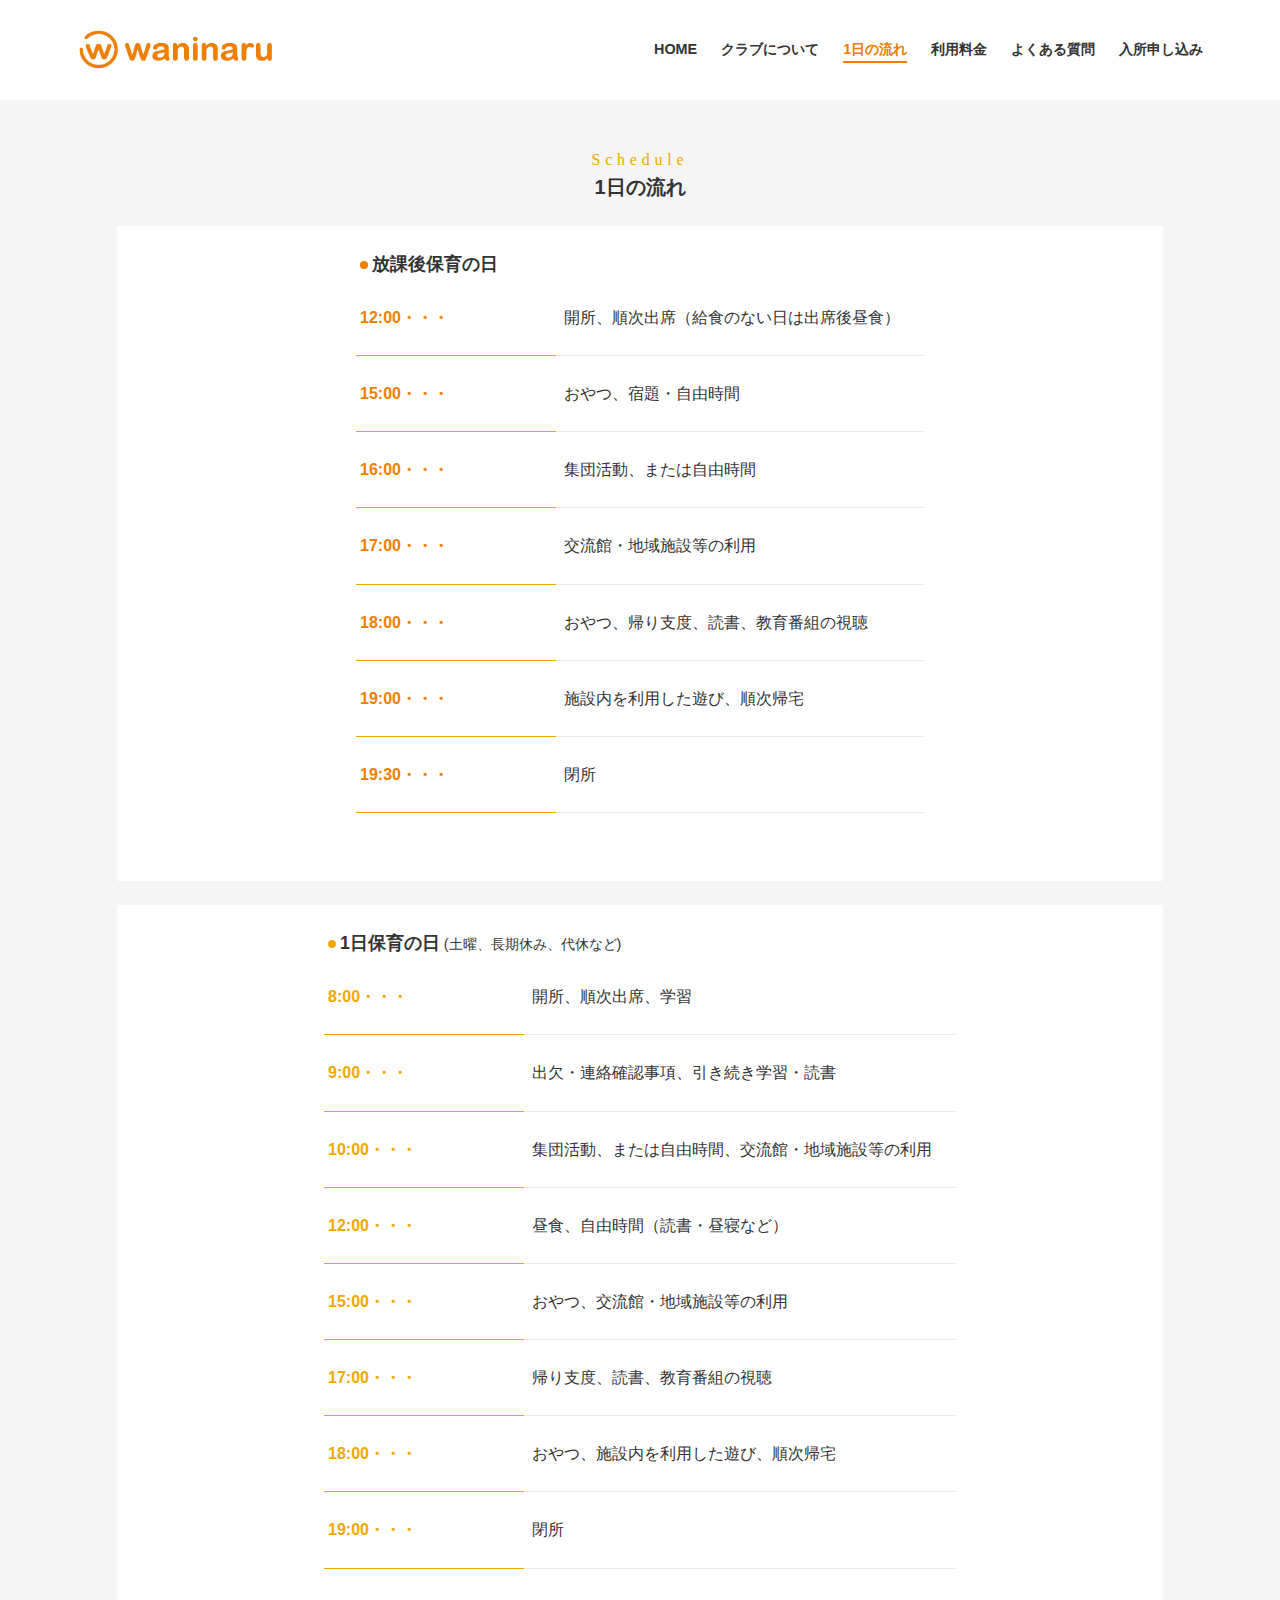
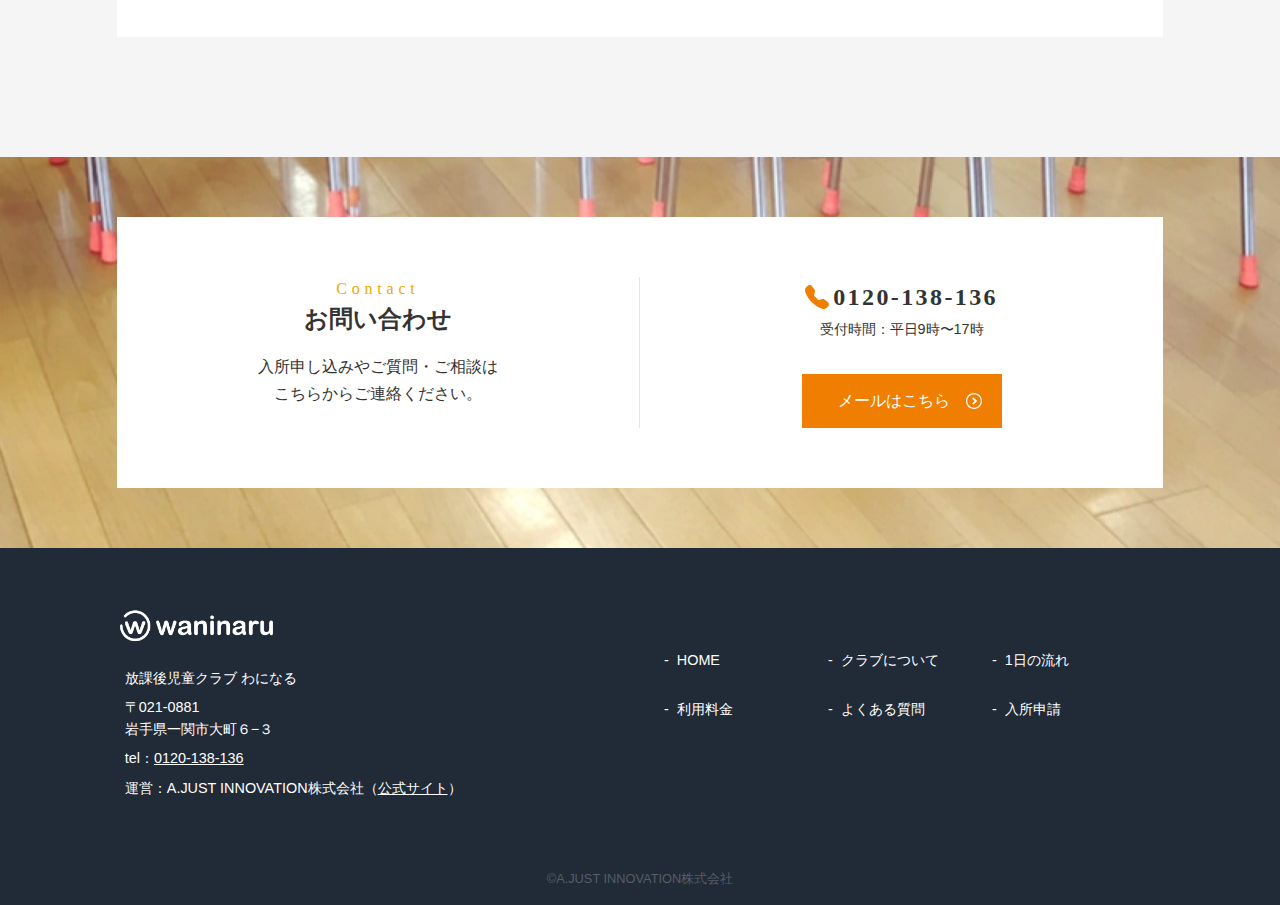
<file: flow.html>
<!DOCTYPE html>
<html lang="ja">
<head>
  <meta charset="UTF-8">
  <meta name="viewport" content="width=device-width, initial-scale=1.0">
  <meta http-equiv="X-UA-Compatible" content="ie=edge">
  <title>waninaru</title>

  <link rel="stylesheet" href="css/style.css">
</head>
<body>

  <header class="header">
    <div class="header__inner">
      <h1 class="header__logo"><a href="index.html"><img src="images/logo-header.jpg" alt="waninaruのロゴ"></a></h1><!-- /.header__logo -->

      <nav class="pc-nav">
        <ul>
          <li><a href="index.html">HOME</a></li>
          <li><a href="about.html">クラブについて</a></li>
          <li class="current-menu-item"><a href="flow.html">1日の流れ</a></li>
          <li><a href="price.html">利用料金</a></li>
          <li><a href="faq.html">よくある質問</a></li>
          <li><a href="contact.html">入所申し込み</a></li>
        </ul>
      </nav><!-- /.pc-nav -->

      <div class="header__right">
        <div class="openBtn"><span></span><span></span><span></span></div><!-- /.openBtn -->
      </div><!-- /.header__right -->

    </div><!-- /.header__inner -->

    <nav class="gnav">
      <div class="gnav__wrap">
        <ul class="gnav__menu">
          <li class="gnav__menu__item"><a href="index.html">HOME</a></li>
          <li class="gnav__menu__item"><a href="about.html">クラブについて</a></li>
          <li class="gnav__menu__item"><a href="flow.html">1日の流れ</a></li>
          <li class="gnav__menu__item"><a href="price.html">利用料金</a></li>
          <li class="gnav__menu__item"><a href="faq.html">よくある質問</a></li>
          <li class="gnav__menu__item"><a href="contact.html">入所申請</a></li>
        </ul>
      </div><!--gnav-wrap-->
    </nav>
  </header><!-- /.header -->

  <section class="section bg-color">
    <div class="inner">
      <h2 class="section-ttl -center"><span>Schedule</span>1日の流れ</h2><!-- /.section-ttl -->

      <div class="table__wrapper -white">
         
          <table class="table -schedule">
            <tbody>
              <caption class="table-ttl">放課後保育の日</caption><!-- /.table-ttl -->
              <tr>
                <th>12:00・・・</th>
                <td>開所、順次出席（給食のない日は出席後昼食）</td>
              </tr>
              <tr>
                <th>15:00・・・</th>
                <td>おやつ、宿題・自由時間</td>
              </tr>
              <tr>
                <th>16:00・・・</th>
                <td>集団活動、または自由時間</td>
              </tr>
              <tr>
                <th>17:00・・・</th>
                <td>交流館・地域施設等の利用</td>
              </tr>
              <tr>
                <th>18:00・・・</th>
                <td>おやつ、帰り支度、読書、教育番組の視聴</td>
              </tr>
              <tr>
                <th>19:00・・・</th>
                <td>施設内を利用した遊び、順次帰宅</td>
              </tr>
              <tr>
                <th>19:30・・・</th>
                <td>閉所</td>
              </tr>
              
            </tbody>
          </table><!-- /.table -->


        </div><!-- /.table__wrapper -->

      <div class="table__wrapper -white">
         
          <table class="table -schedule -sub">
            <tbody>
              <caption class="table-ttl table-ttl-sub">1日保育の日<span> (土曜、長期休み、代休など)</span></caption><!-- /.table-ttl -->
              <tr>
                <th>8:00・・・</th>
                <td>開所、順次出席、学習</td>
              </tr>
              <tr>
                <th>9:00・・・</th>
                <td>出欠・連絡確認事項、引き続き学習・読書</td>
              </tr>
              <tr>
                <th>10:00・・・</th>
                <td>集団活動、または自由時間、交流館・地域施設等の利用</td>
              </tr>
              <tr>
                <th>12:00・・・</th>
                <td>昼食、自由時間（読書・昼寝など）</td>
              </tr>
              <tr>
                <th>15:00・・・</th>
                <td>おやつ、交流館・地域施設等の利用</td>
              </tr>
              <tr>
                <th>17:00・・・</th>
                <td>帰り支度、読書、教育番組の視聴</td>
              </tr>
              <tr>
                <th>18:00・・・</th>
                <td>おやつ、施設内を利用した遊び、順次帰宅</td>
              </tr>
              <tr>
                <th>19:00・・・</th>
                <td>閉所</td>
              </tr>             
            </tbody>
          </table><!-- /.table -->
        </div><!-- /.table__wrapper -->
    </div><!-- /.inner -->
  </section><!-- /.section -->

  <div class="cta">
    <div class="inner">
      <div class="cta__wrapper">
        <div class="cta__header">
          <h2 class="cta__ttl"><span>Contact</span>お問い合わせ</h2><!-- /.cta__ttl -->
          <p class="cta__txt">入所申し込みやご質問・ご相談は<br>
こちらからご連絡ください。</p><!-- /.cta__txt -->
        </div><!-- /.cta__header -->

        <div class="cta__body">
          <a href="tel:0120-138-136" class="cta__number">0120-138-136</a><!-- /.cta__number -->
          <p class="cta__number__hour">受付時間：平日9時〜17時</p><!-- /.cta__number__hour -->
         
          <div class="btn__container -center">
            <a href="" class="btn">メールはこちら</a><!-- /.btn -->
          </div>
        </div><!-- /.cta__body -->
      </div><!-- /.cta__wrapper -->
    </div><!-- /.inner -->
  </div><!-- /.cta -->

  <footer class="footer">
    <div class="inner">
      <div class="footer__wrapper">
        <div class="footer__header">
          <h2 class="footer__logo"><a href="#"><img src="images/logo-footer.png" alt=""></a></h2><!-- /.footer__logo -->

          <ul class="footer__list">
            <li>放課後児童クラブ わになる</li>
            <li>〒021-0881<br>岩手県一関市大町６−３</li>
            <li>tel：<a href="tel:0120-138-136">0120-138-136</a></li>
            <li>運営：A.JUST INNOVATION株式会社（<a href="https://ajust-innovation.com/">公式サイト</a>）</li>
          </ul><!-- /.footer__list -->
        </div><!-- /.footer__header -->

        <div class="footer__body">
          <nav class="footer__nav">
            <li><a href="index.html">HOME</a></li>
            <li><a href="about.html">クラブについて</a></li>
            <li><a href="flow.html">1日の流れ</a></li>
            <li><a href="price.html">利用料金</a></li>
            <li><a href="faq.html">よくある質問</a></li>
            <li><a href="contact.html">入所申請</a></li>
          </nav><!-- /.footer__nav -->
        </div><!-- /.footer__body -->
      </div><!-- /.footer__wrapper -->

      <p class="copy">&copy;A.JUST INNOVATION株式会社</p><!-- /.copy -->
    </div><!-- /.inner -->
  </footer><!-- /.footer -->
  
<script
  src="https://code.jquery.com/jquery-3.6.0.min.js"
  integrity="sha256-/xUj+3OJU5yExlq6GSYGSHk7tPXikynS7ogEvDej/m4="
  crossorigin="anonymous"></script>
<script src="js/main.js"></script> 
</body>
</html>
</file>
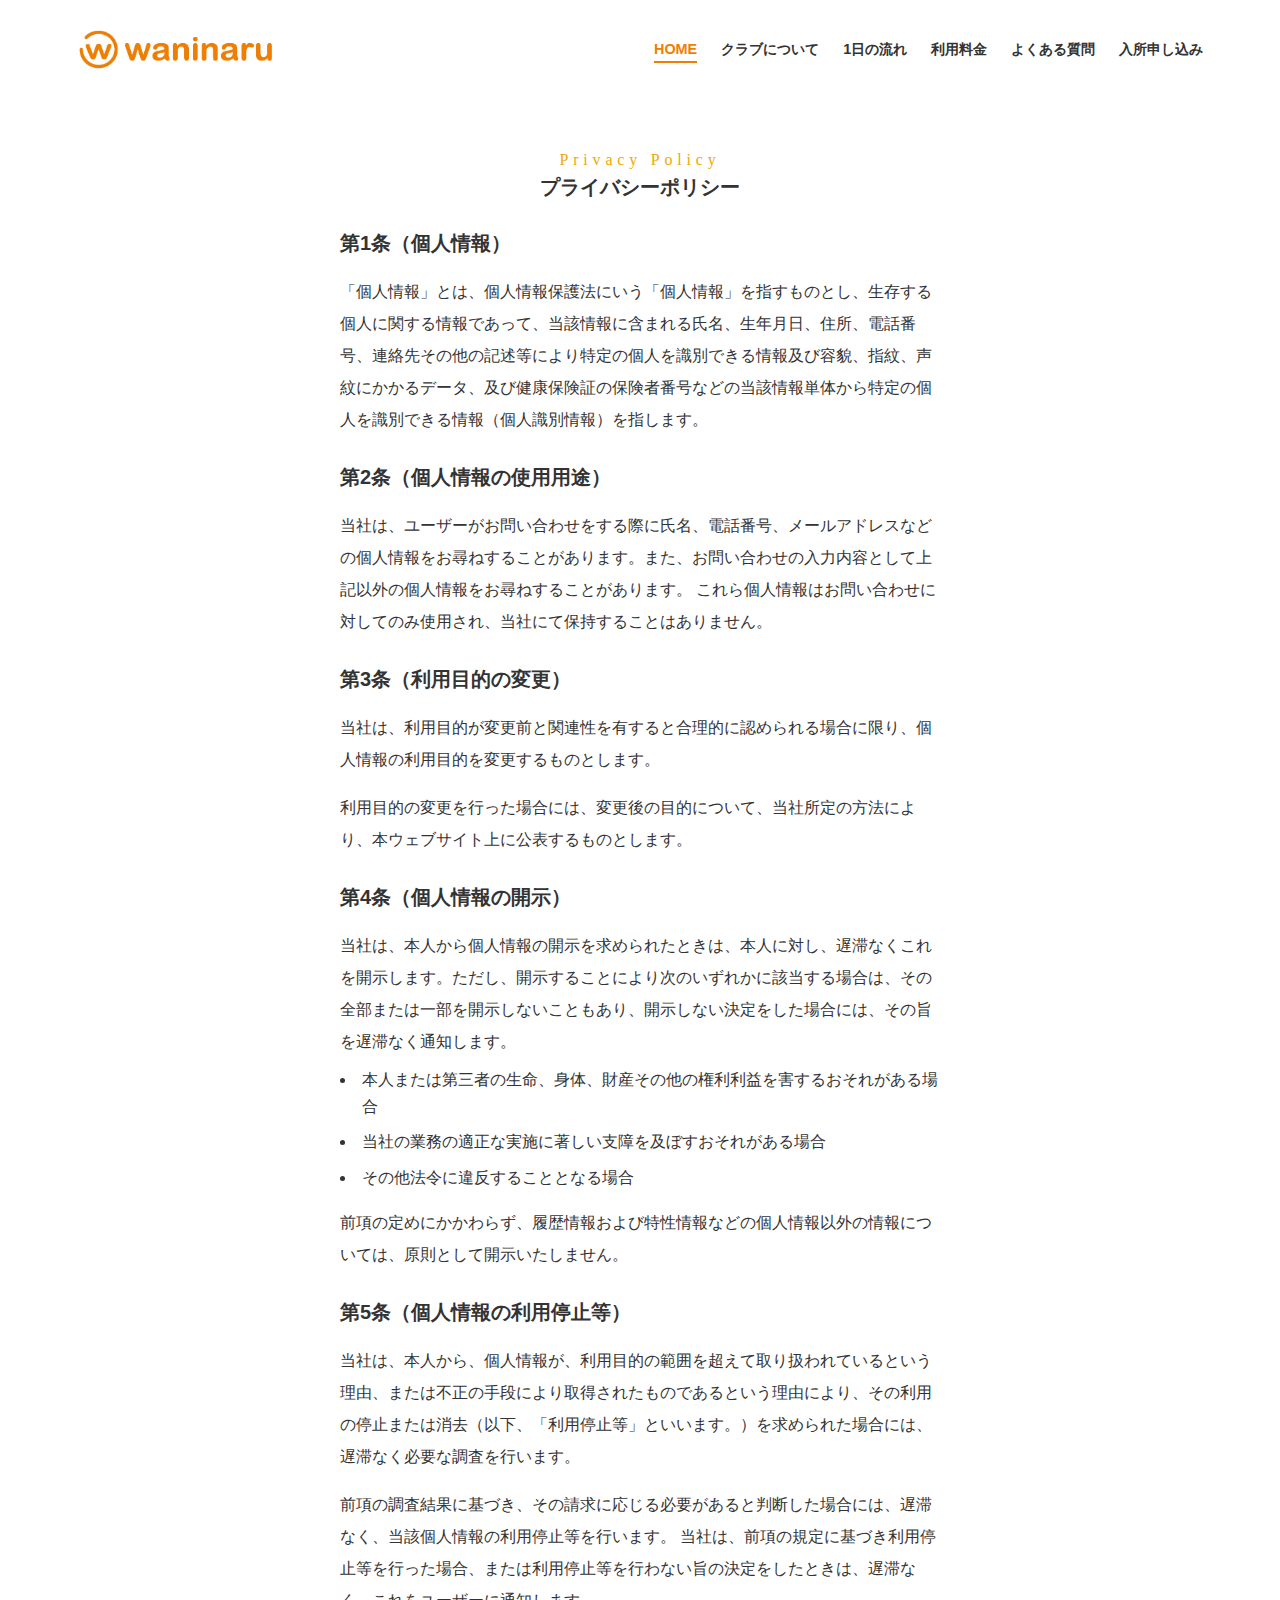
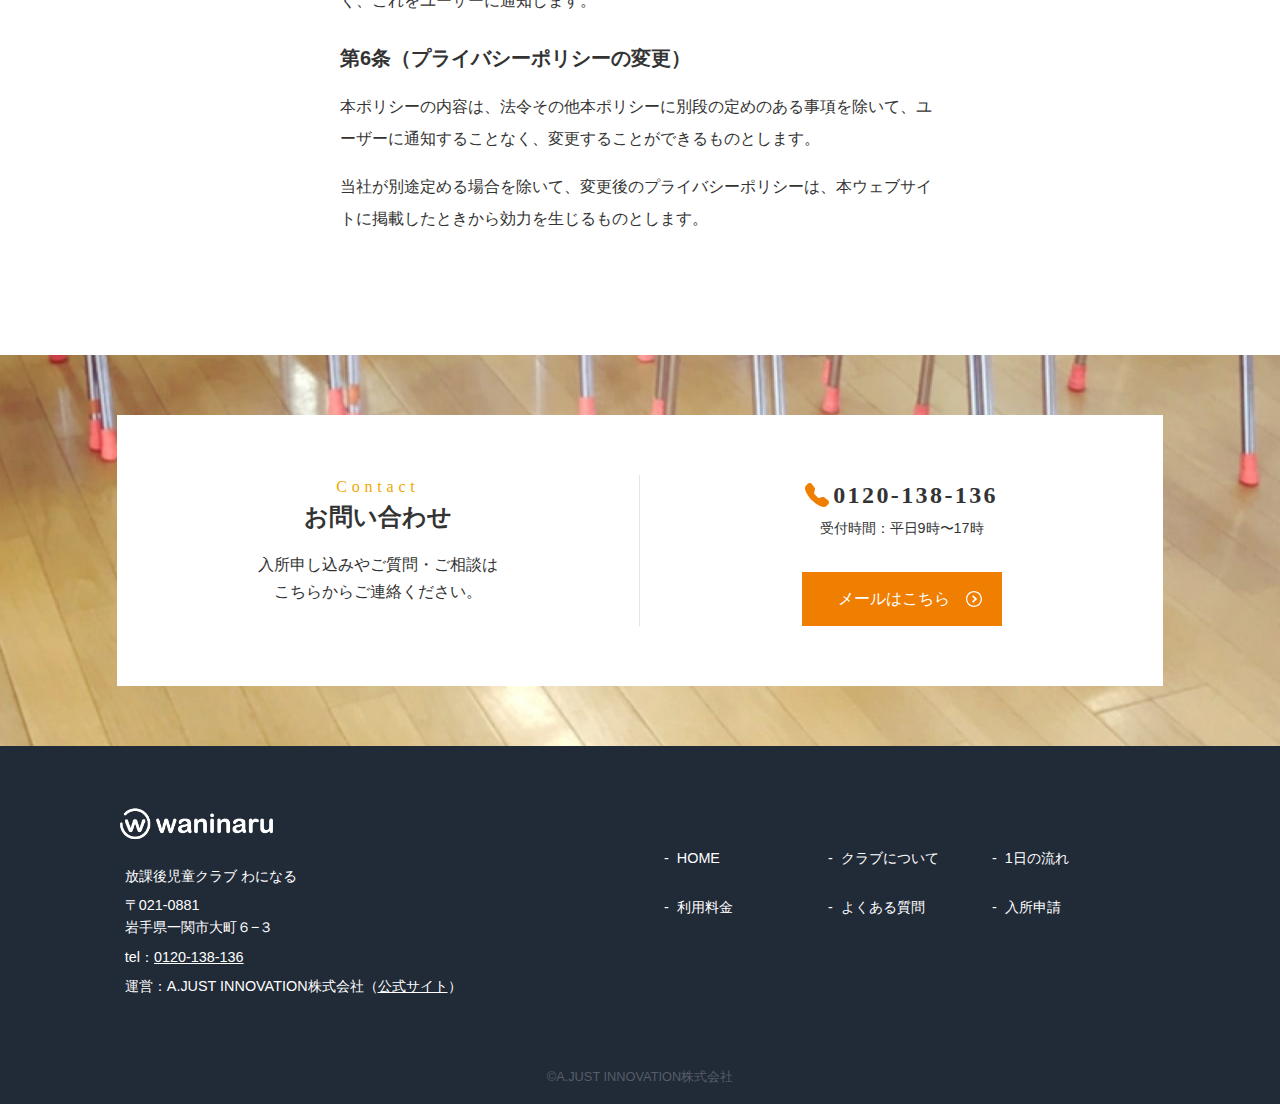
<file: policy.html>
<!DOCTYPE html>
<html lang="ja">
<head>
  <meta charset="UTF-8">
  <meta name="viewport" content="width=device-width, initial-scale=1.0">
  <meta http-equiv="X-UA-Compatible" content="ie=edge">
  <title>waninaru</title>

  <link rel="stylesheet" href="css/style.css">
</head>
<body>

  <header class="header">
    <div class="header__inner">
      <h1 class="header__logo"><a href="index.html"><img src="images/logo-header.jpg" alt="waninaruのロゴ"></a></h1><!-- /.header__logo -->

      <nav class="pc-nav">
        <ul>
          <li class="current-menu-item"><a href="index.html">HOME</a></li>
          <li><a href="about.html">クラブについて</a></li>
          <li><a href="flow.html">1日の流れ</a></li>
          <li><a href="price.html">利用料金</a></li>
          <li><a href="faq.html">よくある質問</a></li>
          <li><a href="contact.html">入所申し込み</a></li>
        </ul>
      </nav><!-- /.pc-nav -->

      <div class="header__right">
        <div class="openBtn"><span></span><span></span><span></span></div><!-- /.openBtn -->
      </div><!-- /.header__right -->

    </div><!-- /.header__inner -->

    <nav class="gnav">
      <div class="gnav__wrap">
        <ul class="gnav__menu">
          <li class="gnav__menu__item"><a href="index.html">HOME</a></li>
          <li class="gnav__menu__item"><a href="about.html">クラブについて</a></li>
          <li class="gnav__menu__item"><a href="flow.html">1日の流れ</a></li>
          <li class="gnav__menu__item"><a href="price.html">利用料金</a></li>
          <li class="gnav__menu__item"><a href="faq.html">よくある質問</a></li>
          <li class="gnav__menu__item"><a href="contact.html">入所申請</a></li>
        </ul>
      </div><!--gnav-wrap-->
    </nav>
  </header><!-- /.header -->

  <article class="section">
    <div class="inner">
      <h2 class="section-ttl -center"><span>Privacy Policy</span>プライバシーポリシー</h2><!-- /.section-ttl -->

      <h2 class="privacy-ttl">第1条（個人情報）</h2><!-- /.article-ttl -->
        <div class="article-body">
          <p>「個人情報」とは、個人情報保護法にいう「個人情報」を指すものとし、生存する個人に関する情報であって、当該情報に含まれる氏名、生年月日、住所、電話番号、連絡先その他の記述等により特定の個人を識別できる情報及び容貌、指紋、声紋にかかるデータ、及び健康保険証の保険者番号などの当該情報単体から特定の個人を識別できる情報（個人識別情報）を指します。</p>
        </div><!-- /.article-body -->

        <h2 class="privacy-ttl">第2条（個人情報の使用用途）</h2><!-- /.article-ttl -->
        <div class="article-body">
          <p>当社は、ユーザーがお問い合わせをする際に氏名、電話番号、メールアドレスなどの個人情報をお尋ねすることがあります。また、お問い合わせの入力内容として上記以外の個人情報をお尋ねすることがあります。 これら個人情報はお問い合わせに対してのみ使用され、当社にて保持することはありません。</p>
        </div><!-- /.article-body -->
        
        <h2 class="privacy-ttl">第3条（利用目的の変更）</h2><!-- /.article-ttl -->
        <div class="article-body">
          <p>当社は、利用目的が変更前と関連性を有すると合理的に認められる場合に限り、個人情報の利用目的を変更するものとします。</p>
          <p>利用目的の変更を行った場合には、変更後の目的について、当社所定の方法により、本ウェブサイト上に公表するものとします。</p>
        </div><!-- /.article-body -->

        <h2 class="privacy-ttl">第4条（個人情報の開示）</h2><!-- /.article-ttl -->
        <div class="article-body">
          <p>当社は、本人から個人情報の開示を求められたときは、本人に対し、遅滞なくこれを開示します。ただし、開示することにより次のいずれかに該当する場合は、その全部または一部を開示しないこともあり、開示しない決定をした場合には、その旨を遅滞なく通知します。</p>

          <ul>
            <li>本人または第三者の生命、身体、財産その他の権利利益を害するおそれがある場合</li>
            <li>当社の業務の適正な実施に著しい支障を及ぼすおそれがある場合</li>
            <li>その他法令に違反することとなる場合</li>
          </ul>

          <p>前項の定めにかかわらず、履歴情報および特性情報などの個人情報以外の情報については、原則として開示いたしません。</p>
        </div><!-- /.article-body -->

        <h2 class="privacy-ttl">第5条（個人情報の利用停止等）</h2><!-- /.article-ttl -->
        <div class="article-body">
          <p>当社は、本人から、個人情報が、利用目的の範囲を超えて取り扱われているという理由、または不正の手段により取得されたものであるという理由により、その利用の停止または消去（以下、「利用停止等」といいます。）を求められた場合には、遅滞なく必要な調査を行います。</p>
          <p>前項の調査結果に基づき、その請求に応じる必要があると判断した場合には、遅滞なく、当該個人情報の利用停止等を行います。 当社は、前項の規定に基づき利用停止等を行った場合、または利用停止等を行わない旨の決定をしたときは、遅滞なく、これをユーザーに通知します。</p>
        </div><!-- /.article-body -->

        <h2 class="privacy-ttl">第6条（プライバシーポリシーの変更）</h2><!-- /.article-ttl -->

        <div class="article-body">
          <p>本ポリシーの内容は、法令その他本ポリシーに別段の定めのある事項を除いて、ユーザーに通知することなく、変更することができるものとします。</p>
          <p>当社が別途定める場合を除いて、変更後のプライバシーポリシーは、本ウェブサイトに掲載したときから効力を生じるものとします。</p>
        </div><!-- /.article-body -->

    </div><!-- /.inner -->
  </article><!-- /.section -->

  <div class="cta">
    <div class="inner">
      <div class="cta__wrapper">
        <div class="cta__header">
          <h2 class="cta__ttl"><span>Contact</span>お問い合わせ</h2><!-- /.cta__ttl -->
          <p class="cta__txt">入所申し込みやご質問・ご相談は<br>
こちらからご連絡ください。</p><!-- /.cta__txt -->
        </div><!-- /.cta__header -->

        <div class="cta__body">
          <a href="tel:0120-138-136" class="cta__number">0120-138-136</a><!-- /.cta__number -->
          <p class="cta__number__hour">受付時間：平日9時〜17時</p><!-- /.cta__number__hour -->
         
          <div class="btn__container -center">
            <a href="contact.html" class="btn">メールはこちら</a><!-- /.btn -->
          </div>
        </div><!-- /.cta__body -->
      </div><!-- /.cta__wrapper -->
    </div><!-- /.inner -->
  </div><!-- /.cta -->

  <footer class="footer">
    <div class="inner">
      <div class="footer__wrapper">
        <div class="footer__header">
          <h2 class="footer__logo"><a href="#"><img src="images/logo-footer.png" alt=""></a></h2><!-- /.footer__logo -->

          <ul class="footer__list">
            <li>放課後児童クラブ わになる</li>
            <li>〒021-0881<br>岩手県一関市大町６−３</li>
            <li>tel：<a href="tel:0120-138-136">0120-138-136</a></li>
            <li>運営：A.JUST INNOVATION株式会社（<a href="https://ajust-innovation.com/">公式サイト</a>）</li>
          </ul><!-- /.footer__list -->
        </div><!-- /.footer__header -->

        <div class="footer__body">
          <nav class="footer__nav">
            <li><a href="index.html">HOME</a></li>
            <li><a href="about.html">クラブについて</a></li>
            <li><a href="flow.html">1日の流れ</a></li>
            <li><a href="price.html">利用料金</a></li>
            <li><a href="faq.html">よくある質問</a></li>
            <li><a href="contact.html">入所申請</a></li>
          </nav><!-- /.footer__nav -->
        </div><!-- /.footer__body -->
      </div><!-- /.footer__wrapper -->

      <p class="copy">&copy;A.JUST INNOVATION株式会社</p><!-- /.copy -->
    </div><!-- /.inner -->
  </footer><!-- /.footer -->
  
<script
  src="https://code.jquery.com/jquery-3.6.0.min.js"
  integrity="sha256-/xUj+3OJU5yExlq6GSYGSHk7tPXikynS7ogEvDej/m4="
  crossorigin="anonymous"></script>
<script src="js/main.js"></script> 
</body>
</html>
</file>
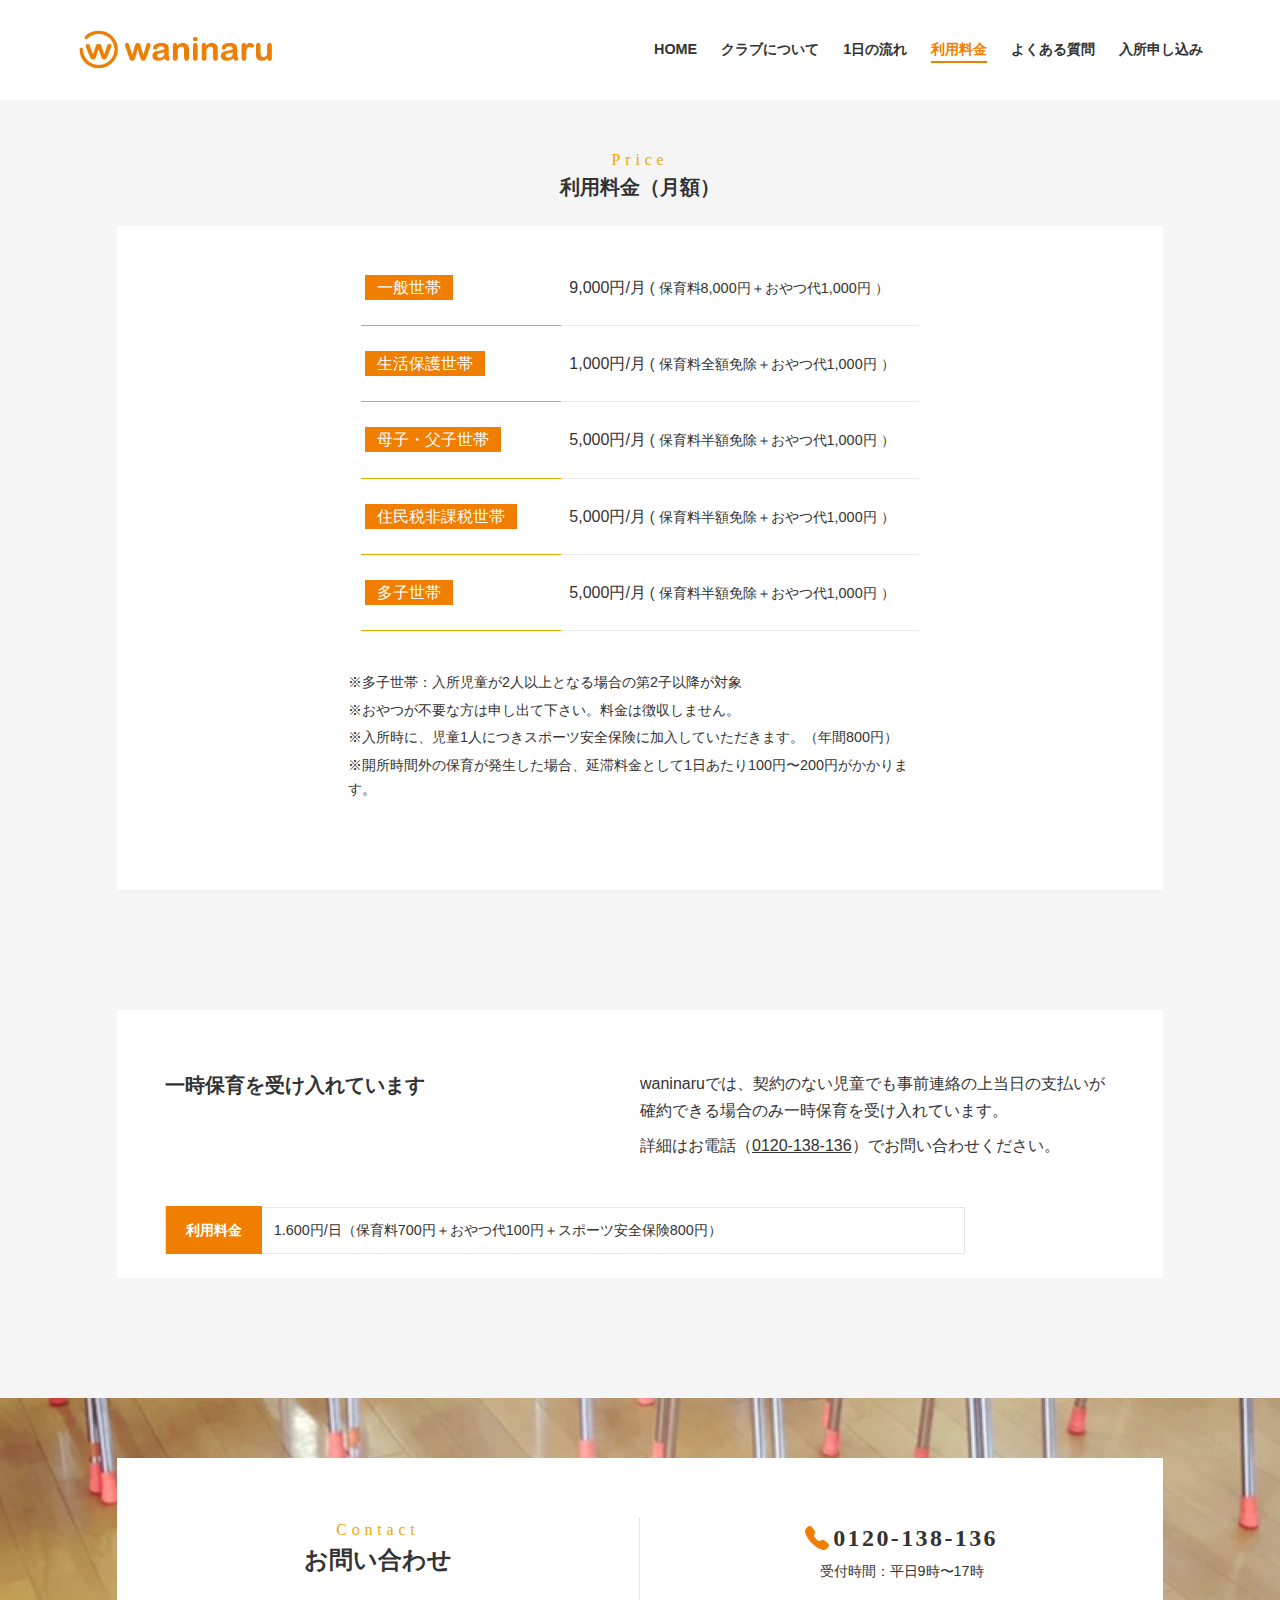
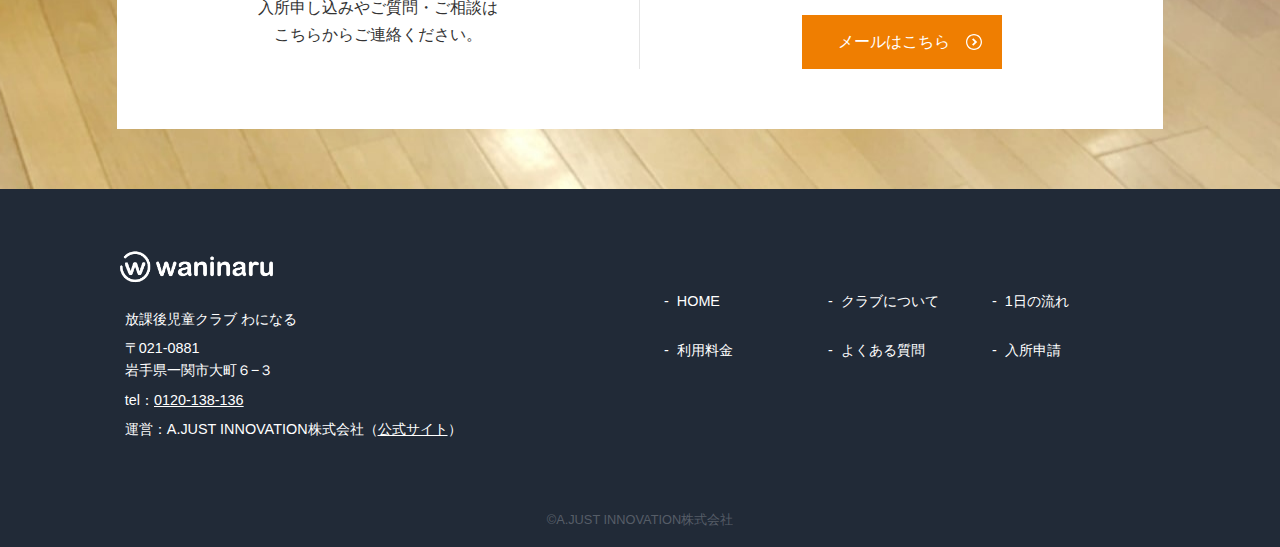
<file: price.html>
<!DOCTYPE html>
<html lang="ja">
<head>
  <meta charset="UTF-8">
  <meta name="viewport" content="width=device-width, initial-scale=1.0">
  <meta http-equiv="X-UA-Compatible" content="ie=edge">
  <title>waninaru</title>

  <link rel="stylesheet" href="css/style.css">
</head>
<body>

  <header class="header">
    <div class="header__inner">
      <h1 class="header__logo"><a href="index.html"><img src="images/logo-header.jpg" alt="waninaruのロゴ"></a></h1><!-- /.header__logo -->

      <nav class="pc-nav">
        <ul>
          <li><a href="index.html">HOME</a></li>
          <li><a href="about.html">クラブについて</a></li>
          <li><a href="flow.html">1日の流れ</a></li>
          <li class="current-menu-item"><a href="price.html">利用料金</a></li>
          <li><a href="faq.html">よくある質問</a></li>
          <li><a href="contact.html">入所申し込み</a></li>
        </ul>
      </nav><!-- /.pc-nav -->

      <div class="header__right">
        <div class="openBtn"><span></span><span></span><span></span></div><!-- /.openBtn -->
      </div><!-- /.header__right -->

    </div><!-- /.header__inner -->

    <nav class="gnav">
      <div class="gnav__wrap">
        <ul class="gnav__menu">
          <li class="gnav__menu__item"><a href="index.html">HOME</a></li>
          <li class="gnav__menu__item"><a href="about.html">クラブについて</a></li>
          <li class="gnav__menu__item"><a href="flow.html">1日の流れ</a></li>
          <li class="gnav__menu__item"><a href="price.html">利用料金</a></li>
          <li class="gnav__menu__item"><a href="faq.html">よくある質問</a></li>
          <li class="gnav__menu__item"><a href="contact.html">入所申請</a></li>
        </ul>
      </div><!--gnav-wrap-->
    </nav>
  </header><!-- /.header -->

  <section class="section bg-color">
    <div class="inner">
      <h2 class="section-ttl -center"><span>Price</span>利用料金（月額）</h2><!-- /.section-ttl -->

      <div class="table__wrapper -white -price">
         
          <table class="table">
            <tbody>
              <tr>
                <th><span>一般世帯</span></th>
                <td>9,000円/月<span> <br class="sp-only">( 保育料8,000円＋おやつ代1,000円 ）</span></td>
              </tr>
              <tr>
                <th><span>生活保護世帯</span></th>
                <td>1,000円/月<span> <br class="sp-only">( 保育料全額免除＋おやつ代1,000円 ）</span></td>
              </tr>
              <tr>
                <th><span>母子・父子世帯</span></th>
                <td>5,000円/月<span> <br class="sp-only">( 保育料半額免除＋おやつ代1,000円 ）</span></td>
              </tr>
              <tr>
                <th><span>住民税非課税世帯</span></th>
                <td>5,000円/月<span> <br class="sp-only">( 保育料半額免除＋おやつ代1,000円 ）</span></td>
              </tr>
              <tr>
                <th><span>多子世帯</span></th>
                <td>5,000円/月<span> <br class="sp-only">( 保育料半額免除＋おやつ代1,000円 ）</span></td>
              </tr>
              
              
            </tbody>
          </table><!-- /.table -->

          <ul class="table-price__note">
            <li>※多子世帯：入所児童が2人以上となる場合の第2子以降が対象</li>
            <li>※おやつが不要な方は申し出て下さい。料金は徴収しません。</li>
            <li>※入所時に、児童1人につきスポーツ安全保険に加入していただきます。（年間800円）</li>
            <li>※開所時間外の保育が発生した場合、延滞料金として1日あたり100円〜200円がかかります。</li>
          </ul><!-- /.table__note -->
        </div><!-- /.table__wrapper -->

    </div><!-- /.inner -->
  </section><!-- /.section -->

  <section class="section bg-color -ptnone">
    <div class="inner">
      <div class="bg-white">
      <div class="flex flex-white">
          <h2 class="section-ttl">一時保育を受け入れています</h2><!-- /.section-ttl -->

          <div class="flex__content">
            <p class="flex__txt">waninaruでは、契約のない児童でも事前連絡の上当日の支払いが確約できる場合のみ一時保育を受け入れています。</p><!-- /.flex__txt -->
            <p class="flex__txt">詳細はお電話（<a href="tel:0120-138-136">0120-138-136</a>）でお問い合わせください。</p><!-- /.flex__txt -->
          </div><!-- /.flex__content -->
      </div><!-- /.flex -->

        <div class="message message-alternate">
          <p class="message__txt"><span>利用料金</span><br>1.600円/日（保育料700円＋おやつ代100円＋スポーツ安全保険800円）</p><!-- /.message__txt -->
        </div><!-- /.message -->

        </div><!-- /.bg-white -->
    </div><!-- /.inner -->
  </section><!-- /.section -->

   <div class="cta">
    <div class="inner">
      <div class="cta__wrapper">
        <div class="cta__header">
          <h2 class="cta__ttl"><span>Contact</span>お問い合わせ</h2><!-- /.cta__ttl -->
          <p class="cta__txt">入所申し込みやご質問・ご相談は<br>
こちらからご連絡ください。</p><!-- /.cta__txt -->
        </div><!-- /.cta__header -->

        <div class="cta__body">
          <a href="tel:0120-138-136" class="cta__number">0120-138-136</a><!-- /.cta__number -->
          <p class="cta__number__hour">受付時間：平日9時〜17時</p><!-- /.cta__number__hour -->
         
          <div class="btn__container -center">
            <a href="" class="btn">メールはこちら</a><!-- /.btn -->
          </div>
        </div><!-- /.cta__body -->
      </div><!-- /.cta__wrapper -->
    </div><!-- /.inner -->
  </div><!-- /.cta -->

  <footer class="footer">
    <div class="inner">
      <div class="footer__wrapper">
        <div class="footer__header">
          <h2 class="footer__logo"><a href="#"><img src="images/logo-footer.png" alt=""></a></h2><!-- /.footer__logo -->

          <ul class="footer__list">
            <li>放課後児童クラブ わになる</li>
            <li>〒021-0881<br>岩手県一関市大町６−３</li>
            <li>tel：<a href="tel:0120-138-136">0120-138-136</a></li>
            <li>運営：A.JUST INNOVATION株式会社（<a href="https://ajust-innovation.com/">公式サイト</a>）</li>
          </ul><!-- /.footer__list -->
        </div><!-- /.footer__header -->

        <div class="footer__body">
          <nav class="footer__nav">
            <li><a href="index.html">HOME</a></li>
            <li><a href="about.html">クラブについて</a></li>
            <li><a href="flow.html">1日の流れ</a></li>
            <li><a href="price.html">利用料金</a></li>
            <li><a href="faq.html">よくある質問</a></li>
            <li><a href="contact.html">入所申請</a></li>
          </nav><!-- /.footer__nav -->
        </div><!-- /.footer__body -->
      </div><!-- /.footer__wrapper -->

      <p class="copy">&copy;A.JUST INNOVATION株式会社</p><!-- /.copy -->
    </div><!-- /.inner -->
  </footer><!-- /.footer -->
  
<script
  src="https://code.jquery.com/jquery-3.6.0.min.js"
  integrity="sha256-/xUj+3OJU5yExlq6GSYGSHk7tPXikynS7ogEvDej/m4="
  crossorigin="anonymous"></script>
<script src="js/main.js"></script> 
</body>
</html>
</file>
<file: css/style.css>
@charset "UTF-8";
/* A Modern CSS Reset */
*, *::before, *::after {
  -webkit-box-sizing: border-box;
          box-sizing: border-box;
}

body, h1, h2, h3, h4, p, figure, blockquote, dl, dd {
  margin: 0;
}

ul[role="list"], ol[role="list"] {
  list-style: none;
}

html:focus-within {
  scroll-behavior: smooth;
}

body {
  min-height: 100vh;
  text-rendering: optimizeSpeed;
  line-height: 1.5;
}

a:not([class]) {
  text-decoration-skip-ink: auto;
}

img, picture {
  max-width: 100%;
  height: auto;
  display: block;
}

input, button, textarea, select {
  font: inherit;
}

@media (prefers-reduced-motion: reduce) {
  html:focus-within {
    scroll-behavior: auto;
  }
  *, *::before, *::after {
    -webkit-animation-duration: .01ms !important;
            animation-duration: .01ms !important;
    -webkit-animation-iteration-count: 1 !important;
            animation-iteration-count: 1 !important;
    -webkit-transition-duration: .01ms !important;
            transition-duration: .01ms !important;
    scroll-behavior: auto !important;
  }
}

ul, ol, dd {
  margin: 0;
  padding: 0;
  list-style: none;
}

table {
  border-collapse: collapse;
}

input,
button,
select,
textarea {
  -webkit-appearance: none;
  -moz-appearance: none;
  appearance: none;
  background: transparent;
  border: none;
  border-radius: 0;
  font: inherit;
  outline: none;
}

textarea {
  resize: vertical;
}

input[type='checkbox'],
input[type='radio'] {
  display: none;
}

input[type='submit'],
input[type='button'],
label,
button,
select {
  cursor: pointer;
}

select::-ms-expand {
  display: none;
}

a {
  color: inherit;
}

li {
  list-style: none;
}

img {
  -o-object-fit: cover;
     object-fit: cover;
  max-width: 100%;
}

.inner {
  max-width: 1200px;
  padding-right: 6%;
  padding-left: 6%;
  margin: 0 auto;
}

.section {
  padding: 60px 0;
}

@media screen and (min-width: 960px) {
  .section {
    padding: 120px 0 120px;
  }
  /* 背景なしsectionが連続する場合は、padding-topを0にする */
  .section:not(.bg-color-accent) + .section:not(.bg-color-accent) {
    padding-top: 0;
  }
}

/* 下層ページの先頭のpadding-topを調整する */
.header + .section:not(.bg-color-accent) {
  padding-top: 24px;
}

@media screen and (min-width: 769px) {
  .header + .section:not(.bg-color-accent) {
    padding-top: 48px;
  }
}

.-center {
  text-align: center;
}

@media screen and (max-width: 768px) {
  .-sp-center {
    text-align: center;
  }
}

.sp-only {
  display: none;
}

@media screen and (max-width: 960px) {
  .sp-only {
    display: block;
  }
  .-ptnone {
    padding-top: 0;
  }
}

body {
  color: #333;
}

.bg-broken {
  background: #f5f5f5;
}

@media screen and (min-width: 960px) {
  .bg-broken {
    background: none;
    position: relative;
    padding-top: 160px;
  }
  .bg-broken:after {
    position: absolute;
    content: "";
    width: 100%;
    height: 100%;
    display: block;
    background: #f5f5f5;
    top: -300px;
    z-index: -1;
  }
}

.bg-color-accent {
  background: #F0E5D8;
}

.bg-color {
  background: #f5f5f5;
}

.bg-white {
  background: #fff;
}

body {
  font-family: "Hiragino Kaku Gothic ProN", "Hiragino Sans", Meiryo, sans-serif;
  color: #333;
  line-height: 1.7;
}

.section-ttl {
  line-height: 1.5;
  font-size: 20px;
}

.section-ttl span {
  display: block;
  color: #f0a800;
  font-family: 'futura';
  font-weight: normal;
  font-size: 1rem;
  letter-spacing: .3em;
}

.section-ttl__sub {
  padding-top: 16px;
}

@media screen and (min-width: 960px) {
  .section-ttl__sub {
    text-align: center;
  }
}

/*---------------------------------

  header

---------------------------------*/
.header {
  width: 100%;
  z-index: 100;
}

.header__inner {
  display: -webkit-box;
  display: -ms-flexbox;
  display: flex;
  -webkit-box-pack: justify;
      -ms-flex-pack: justify;
          justify-content: space-between;
  padding: 8px 16px;
  -webkit-box-align: center;
      -ms-flex-align: center;
          align-items: center;
}

.header__logo {
  width: 200px;
}

.pc-nav {
  display: none;
}

/*headerのPC用表示設定*/
@media screen and (min-width: 960px) {
  .header__right {
    display: none;
  }
  .header__inner {
    padding-right: 6%;
    padding-left: 6%;
    margin: 0 auto;
    height: 100px;
  }
  .pc-nav {
    display: block;
  }
  .pc-nav ul {
    display: -webkit-box;
    display: -ms-flexbox;
    display: flex;
  }
  .pc-nav li {
    margin-left: 24px;
    font-weight: bold;
    font-size: 0.9rem;
    -webkit-transition: .3s;
    transition: .3s;
  }
  .pc-nav li a {
    text-decoration: none;
  }
  .pc-nav li:hover {
    opacity: 0.8;
    color: #ef7e01;
  }
  .current-menu-item {
    color: #ef7e01;
    border-bottom: 2px solid #ef7e01;
  }
}

/*---------------------------------

  ハンバーガーメニュー

---------------------------------*/
.openBtn {
  position: relative;
  /*ボタン内側の基点となるためrelativeを指定*/
  cursor: pointer;
  width: 50px;
  height: 50px;
  border-radius: 5px;
}

/*ボタン内側*/
.openBtn span {
  display: inline-block;
  -webkit-transition: all .4s;
  transition: all .4s;
  /*アニメーションの設定*/
  position: absolute;
  left: 14px;
  height: 2px;
  border-radius: 2px;
  background: #ef7e01;
  width: 45%;
}

.openBtn span:nth-of-type(1) {
  top: 15px;
}

.openBtn span:nth-of-type(2) {
  top: 23px;
}

.openBtn span:nth-of-type(3) {
  top: 31px;
}

.openBtn span:nth-of-type(3)::after {
  content: "Menu";
  /*3つ目の要素のafterにMenu表示を指定*/
  position: absolute;
  top: 5px;
  left: -2px;
  color: #ef7e01;
  font-size: 0.6rem;
  text-transform: uppercase;
}

/*activeクラスが付与されると線が回転して×になり、Menu⇒Closeに変更*/
.openBtn.active span:nth-of-type(3)::after {
  content: "Close";
  /*3つ目の要素のafterにClose表示を指定*/
  -webkit-transform: translateY(0) rotate(-45deg);
          transform: translateY(0) rotate(-45deg);
  top: 5px;
  left: 4px;
}

/*activeクラスが付与されると線が回転して×に*/
.openBtn.active span:nth-of-type(1) {
  top: 18px;
  left: 18px;
  -webkit-transform: translateY(6px) rotate(-45deg);
          transform: translateY(6px) rotate(-45deg);
  width: 30%;
}

.openBtn.active span:nth-of-type(2) {
  opacity: 0;
  /*真ん中の線は透過*/
}

.openBtn.active span:nth-of-type(3) {
  top: 30px;
  left: 18px;
  -webkit-transform: translateY(-6px) rotate(45deg);
          transform: translateY(-6px) rotate(45deg);
  width: 30%;
}

/*---------------------------------

  global-navigation

---------------------------------*/
.gnav {
  background: #ef7e01;
  display: none;
  height: 100%;
  position: fixed;
  width: 100%;
  z-index: 98;
}

.gnav__wrap {
  height: 100%;
  position: absolute;
  width: 100%;
}

.gnav__menu__item {
  padding: 32px 0;
  border-bottom: 1px solid #fff;
}

.gnav__menu__item a {
  color: #fff;
  font-weight: bold;
  padding: 24px;
  text-decoration: none;
  -webkit-transition: .5s;
  transition: .5s;
  position: relative;
}

.gnav__menu__item a:before {
  content: "";
  width: 16px;
  height: 16px;
  background: url(../images/arrow-menu.svg) no-repeat;
  position: absolute;
  right: 0;
  top: 50%;
  -webkit-transform: translateY(-50%);
          transform: translateY(-50%);
}

.gnav__menu__item a:hover {
  color: #666;
}

.footer {
  background: #212a37;
}

.footer__wrapper {
  padding: 60px 0;
}

.footer__logo {
  width: 160px;
}

.footer__list {
  color: #fff;
  padding-left: 8px;
  font-size: 0.9rem;
  padding-top: 24px;
  line-height: 1.5;
}

.footer__list li {
  padding-bottom: 8px;
}

.footer__nav {
  display: none;
}

@media screen and (min-width: 960px) {
  .footer__wrapper {
    display: -webkit-box;
    display: -ms-flexbox;
    display: flex;
    -webkit-box-pack: justify;
        -ms-flex-pack: justify;
            justify-content: space-between;
  }
  .footer__body {
    max-width: 50%;
  }
  .footer__nav {
    color: #fff;
    display: -webkit-box;
    display: -ms-flexbox;
    display: flex;
    -ms-flex-wrap: wrap;
        flex-wrap: wrap;
    padding-top: 40px;
    font-size: 0.9rem;
  }
  .footer__nav li {
    margin-left: 24px;
    padding-right: 24px;
    margin-bottom: 24px;
    position: relative;
    width: 140px;
    -webkit-transition: .3s;
    transition: .3s;
  }
  .footer__nav li:before {
    display: inline-block;
    content: "-";
    margin-right: 8px;
  }
  .footer__nav li:hover {
    color: #ef7e01;
  }
  .footer__nav a {
    text-decoration: none;
  }
}

.copy {
  color: #565d67;
  font-size: 0.8rem;
  text-align: center;
  padding-bottom: 16px;
}

.mv {
  padding-bottom: 60px;
}

.mv__ttl {
  font-size: 1.5rem;
  color: #ef7e01;
  line-height: 1.65;
}

.mv__txts {
  padding: 40px 6% 0;
}

.mv__lead {
  padding-top: 16px;
}

@media screen and (min-width: 769px) {
  .mv__ttl {
    font-size: 1.5rem;
    color: #ef7e01;
    line-height: 1.65;
  }
}

@media screen and (min-width: 769px) {
  .mv {
    height: 600px;
    position: relative;
    -webkit-box-orient: horizontal;
    -webkit-box-direction: normal;
        -ms-flex-direction: row;
            flex-direction: row;
    display: -webkit-box;
    display: -ms-flexbox;
    display: flex;
  }
  .mv__txts {
    width: 50%;
  }
  .mv__img {
    width: 80%;
    position: absolute;
    top: 0;
    right: 0;
    z-index: 0;
  }
  .mv__txts {
    padding-top: 60px;
    z-index: 1;
    -ms-flex-preferred-size: 60%;
        flex-basis: 60%;
  }
}

@media screen and (min-width: 960px) {
  .mv {
    -webkit-box-align: center;
        -ms-flex-align: center;
            align-items: center;
    max-width: 1400px;
    margin: 0 auto;
  }
  .mv__ttl {
    font-size: 2.25rem;
  }
  .mv__lead {
    width: 60%;
  }
  .mv__img img {
    max-height: 640px;
  }
}

.grid__img {
  padding-top: 16px;
}

.grid__txts {
  padding-top: 16px;
}

.grid__txt:not(:last-child) {
  padding-bottom: 8px;
}

.grid__lists {
  padding: 40px 0 32px;
}

.grid__lists li {
  border-bottom: 1px solid #e5e5e5;
  padding-top: 8px;
}

.number {
  color: #ef7e01;
  font-weight: bold;
  padding-right: 12px;
  font-size: 1.1rem;
}

@media screen and (max-width: 768px) {
  .grid {
    display: -webkit-box;
    display: -ms-flexbox;
    display: flex;
    -webkit-box-orient: vertical;
    -webkit-box-direction: normal;
        -ms-flex-direction: column;
            flex-direction: column;
    padding: 1rem;
  }
  .grid__content {
    display: contents;
  }
  .grid__content .section-ttl {
    -webkit-box-ordinal-group: 0;
        -ms-flex-order: -1;
            order: -1;
  }
}

@media screen and (min-width: 769px) {
  .grid {
    display: -webkit-box;
    display: -ms-flexbox;
    display: flex;
    -webkit-box-pack: justify;
        -ms-flex-pack: justify;
            justify-content: space-between;
  }
  .grid__img {
    width: 48%;
  }
  .grid__content {
    width: 45%;
    padding: 24px;
  }
  .-reverse {
    -webkit-box-orient: horizontal;
    -webkit-box-direction: reverse;
        -ms-flex-direction: row-reverse;
            flex-direction: row-reverse;
  }
}

@media screen and (min-width: 960px) {
  .grid__lists li {
    padding-bottom: 8px;
    margin-bottom: 8px;
  }
}

.card {
  padding: 16px;
}

.card__ttl__icon {
  width: 40px;
  height: 40px;
}

.card__ttl {
  line-height: 1.5;
  display: -webkit-box;
  display: -ms-flexbox;
  display: flex;
  -webkit-box-pack: center;
      -ms-flex-pack: center;
          justify-content: center;
  -webkit-box-align: center;
      -ms-flex-align: center;
          align-items: center;
  margin-left: -64px;
}

.card__ttl__heading {
  padding-left: 12px;
  text-align: center;
  font-size: 20px;
}

.card__ttl__en {
  color: #ef7e01;
  display: block;
  font-size: 0.9rem;
  font-family: 'futura';
  font-weight: normal;
  letter-spacing: .3em;
}

.card__txts {
  padding: 24px 40px 0;
}

@media screen and (min-width: 960px) {
  .cards {
    display: -webkit-box;
    display: -ms-flexbox;
    display: flex;
    -webkit-box-pack: justify;
        -ms-flex-pack: justify;
            justify-content: space-between;
  }
  .card {
    width: 33%;
  }
  .card:nth-child(2) {
    border-right: 1px solid #c4c4c4;
    border-left: 1px solid #c4c4c4;
  }
}

/* スマホとタブレットの表示設定 */
@media screen and (max-width: 960px) {
  .card:first-child {
    padding-bottom: 40px;
  }
  .card:nth-child(2) {
    padding-top: 40px;
    padding-bottom: 40px;
  }
  .card:nth-child(2) {
    border-top: 1px solid #c4c4c4;
    border-bottom: 1px solid #c4c4c4;
  }
  .card:nth-child(3) {
    padding-top: 40px;
  }
}

.cta {
  text-align: center;
  background: url(../images/cta-bg.jpeg) center center no-repeat;
  padding: 60px 0;
}

.cta__wrapper {
  background: #fff;
  padding-top: 60px;
  padding-bottom: 60px;
}

@media screen and (max-width: 768px) {
  .cta__body {
    padding-top: 24px;
  }
}

.cta__number {
  font-family: 'Futura';
  text-decoration: none;
  font-size: 1.5rem;
  font-weight: bold;
  letter-spacing: .1em;
  position: relative;
  padding-left: 28px;
}

.cta__number:before {
  content: "";
  width: 24px;
  height: 24px;
  background: url(../images/icon-tel.svg) no-repeat;
  background-size: cover;
  position: absolute;
  left: 0;
  top: 50%;
  -webkit-transform: translateY(-50%);
          transform: translateY(-50%);
}

.cta__ttl {
  line-height: 1.5;
  font-size: 24px;
}

.cta__ttl span {
  display: block;
  color: #f0a800;
  font-family: 'futura';
  font-weight: normal;
  font-size: 1rem;
  letter-spacing: .3em;
}

.cta__txt {
  padding-top: 16px;
}

.cta__number__hour {
  font-size: 0.9rem;
}

@media screen and (min-width: 769px) {
  .cta__wrapper {
    display: -webkit-box;
    display: -ms-flexbox;
    display: flex;
  }
  .cta__header {
    width: 50%;
    border-right: 1px solid #e5e5e5;
  }
  .cta__body {
    width: 50%;
  }
}

.flex__content {
  padding-top: 16px;
}

.flex__txt {
  padding-bottom: 8px;
}

@media screen and (min-width: 960px) {
  .flex {
    display: -webkit-box;
    display: -ms-flexbox;
    display: flex;
    -webkit-box-pack: justify;
        -ms-flex-pack: justify;
            justify-content: space-between;
  }
  .flex__content {
    width: 50%;
  }
}

.flex-white {
  background: #fff;
  padding: 24px 8px 12px;
}

@media screen and (min-width: 960px) {
  .flex-white {
    padding: 60px 48px 24px;
  }
  .flex-white .flex__content {
    padding-top: 0;
  }
}

.table__wrapper {
  margin-top: 24px;
}

.table {
  border-collapse: collapse;
}

.table tr {
  border-bottom: 1px solid #eaeaea;
}

.table th {
  text-align: left;
  width: 200px;
}

@media screen and (max-width: 768px) {
  .table th {
    display: block;
    padding-top: 16px;
  }
  .table td {
    display: block;
    padding-bottom: 8px;
  }
}

@media screen and (min-width: 769px) {
  .table {
    margin: 0 auto;
  }
  .table th {
    padding: 24px;
    border-bottom: 1px solid #f0a800;
  }
  .table td {
    padding: 24px;
  }
}

@media screen and (min-width: 769px) {
  .-white {
    background: #fff;
    padding: 24px 0 68px;
  }
}

.table-ttl {
  position: relative;
  padding-left: 16px;
  font-size: 1.1rem;
  text-align: left;
  font-weight: bold;
}

.table-ttl:before {
  content: "";
  background: #ef7e01;
  width: 8px;
  height: 8px;
  border-radius: 50%;
  position: absolute;
  top: 50%;
  left: 4px;
  -webkit-transform: translateY(-50%);
          transform: translateY(-50%);
  padding-right: 8px;
  margin-right: 8px;
}

.table-ttl span {
  font-size: 0.9rem;
  font-weight: normal;
}

.table-ttl-sub:before {
  background: #f0a800;
}

.-schedule {
  background: #fff;
}

.-schedule th {
  padding-left: 4px;
  color: #ef7e01;
}

.-schedule td {
  padding-left: 8px;
}

.-sub th {
  color: #f0a800;
}

.-price {
  background: #fff;
}

.-price th {
  color: #fff;
  font-weight: normal;
  padding-left: 4px;
}

.-price th span {
  background: #ef7e01;
  padding: 4px 12px;
}

.-price td {
  padding-left: 8px;
}

.-price td span {
  font-size: 0.9rem;
}

.table-price__note {
  font-size: 0.9rem;
  padding: 16px 8px;
  max-width: 600px;
  margin: 0 auto;
}

.table-price__note li {
  padding-bottom: 4px;
  line-height: 1.65;
}

@media screen and (min-width: 960px) {
  .table-price__note {
    padding-top: 40px;
  }
}

.table-contact {
  width: 100%;
  padding-top: 24px;
  border-bottom: 1px dashed #e5e5e5;
}

.table-contact tr {
  border-top: 1px dashed #e5e5e5;
  height: auto;
}

.table-contact th {
  text-align: left;
}

.table-contact td {
  padding: 20px 0;
}

.table-contact input, .table-contact textarea {
  width: 100%;
  padding: 10px 20px;
  background: #fff;
  border: 1px solid #aaaaaa;
}

@media screen and (max-width: 960px) {
  .table-contact {
    width: 100%;
    padding-top: 24px;
    border-bottom: 1px dashed #e5e5e5;
  }
  .table-contact tr {
    border-top: 1px dashed #e5e5e5;
    height: auto;
  }
  .table-contact th {
    display: block;
    text-align: left;
    padding-top: 20px;
  }
  .table-contact td {
    display: block;
    padding: 10px 0 20px;
  }
  .table-contact input, .table-contact textarea {
    width: 100%;
    padding: 10px 20px;
    background: #fff;
    border: 1px solid #aaaaaa;
  }
}

.input-field label {
  margin: 5px 0;
  display: block;
}

@media screen and (min-width: 960px) {
  .td__flex {
    display: -webkit-box;
    display: -ms-flexbox;
    display: flex;
    -webkit-box-pack: justify;
        -ms-flex-pack: justify;
            justify-content: space-between;
  }
  .td__flex .input-field {
    width: 49%;
  }
}

.require {
  display: inline-block;
  margin-left: 10px;
  padding: 0 10px;
  background: #f0a800;
  color: #fff;
  font-weight: normal;
  font-size: 12px;
  vertical-align: middle;
}

.privacy-box {
  margin: 50px 0 8px;
  padding: 20px;
  border: 1px solid #aaaaaa;
}

@media screen and (min-width: 960px) {
  .privacy-box {
    margin: 80px 0 40px;
    padding: 40px;
    border: 1px solid #aaaaaa;
  }
}

.privacy-box__check {
  margin-top: 20px;
  text-align: center;
}

.privacy-box__check span {
  position: relative;
  display: inline-block;
  margin-right: 8px;
  padding-left: 28px;
}

.privacy-box__check span:before {
  position: absolute;
  top: 4px;
  left: 0;
  content: "";
  width: 20px;
  height: 20px;
  border: 1px solid #ccc;
  background: #fff;
}

@media screen and (min-width: 960px) {
  .privacy-box__check {
    margin-top: 50px;
  }
}

input[type="checkbox"]:checked + span:after {
  display: block;
  position: absolute;
  top: 0.3em;
  left: 0.4em;
  width: 0.5em;
  height: 1em;
  content: "";
  border-bottom: 3px solid #ef7e01;
  border-right: 3px solid #ef7e01;
  -webkit-transform: rotate(45deg);
          transform: rotate(45deg);
}

.btn:disabled {
  opacity: 0.6;
}

.toggle {
  padding: 24px 0;
  max-width: 800px;
  margin: 0 auto;
}

.toggle_contents {
  padding-bottom: 16px;
}

.q {
  display: inline-block;
  width: 24px;
  font-weight: bold;
  margin-right: 8px;
}

.a {
  display: inline-block;
  width: 24px;
  font-weight: bold;
  margin-right: 8px;
}

.toggle_title {
  position: relative;
  padding: 12px 48px 12px 12px;
  cursor: pointer;
  background: #f0a800;
  color: #fff;
  display: -webkit-box;
  display: -ms-flexbox;
  display: flex;
}

dd {
  padding: 12px;
  display: -webkit-box;
  display: -ms-flexbox;
  display: flex;
  background: #F0E5D8;
}

.toggle_btn {
  position: absolute;
  top: 50%;
  right: 20px;
  -webkit-transform: translateY(-50%);
          transform: translateY(-50%);
  display: block;
  width: 24px;
  height: 24px;
  text-indent: 100%;
  white-space: nowrap;
  overflow: hidden;
  border-radius: 50%;
}

.toggle_btn:before, .toggle_btn:after {
  display: block;
  content: '';
  background-color: #fff;
  position: absolute;
  width: 10px;
  height: 2px;
  top: 50%;
  left: 50%;
  -webkit-transform: translate(-50%, -50%);
          transform: translate(-50%, -50%);
}

.toggle_btn:before {
  width: 2px;
  height: 10px;
}

.toggle_title.selected .toggle_btn:before {
  content: normal;
}

.toggle_contents dd {
  display: none;
}

.article-ttl {
  font-size: 20px;
}

.article-date {
  font-size: 0.9rem;
  color: #bbb;
}

.thumbnail-area {
  padding: 8px 0;
}

.article-body {
  margin: 16px 0;
}

.article-body h2 {
  font-size: 18px;
  margin-top: 20px;
}

.article-body p {
  line-height: 2;
  margin-top: 16px;
}

.article-body li {
  list-style: inside;
  margin-left: 1.4em;
  text-indent: -1.4em;
  margin-top: 8px;
}

.article-body img {
  display: block;
  margin-top: 16px;
  max-height: 400px;
  width: 100%;
  -o-object-fit: cover;
     object-fit: cover;
}

.privacy {
  margin: 24px 0;
  text-align: justify;
  -webkit-font-feature-settings: "palt";
          font-feature-settings: "palt";
}

.privacy-ttl {
  font-size: 20px;
}

.privacy-ttl:not(:first-child) {
  margin-top: 24px;
}

@media screen and (min-width: 769px) {
  .article-body {
    max-width: 600px;
    margin: 0 auto;
  }
  .privacy-ttl {
    max-width: 600px;
    margin: 0 auto;
  }
}

@media screen and (min-width: 960px) {
  .post-contents {
    margin: 48px 0;
    max-width: 600px;
    margin: 0 auto;
  }
}

/*---------------------------------

  pagenation

---------------------------------*/
.btn {
  display: inline-block;
  min-width: 200px;
  padding: 16px 32px;
  color: #fff;
  background: #ef7e01;
  text-align: center;
  line-height: 1.4;
  position: relative;
  padding-right: 48px;
  text-decoration: none;
  -webkit-transition: .3s;
  transition: .3s;
}

.btn:before {
  content: "";
  width: 16px;
  height: 16px;
  background: url(../images/arrow-menu.svg) no-repeat;
  position: absolute;
  right: 20px;
  top: 50%;
  -webkit-transform: translateY(-50%);
          transform: translateY(-50%);
}

.btn:hover {
  opacity: .8;
  text-decoration: underline;
}

.btn__container {
  padding-top: 32px;
}

.-black {
  background: #212a37;
}

.-black:before {
  background: url(../images/arrow-menu-orange.svg) no-repeat;
}

.message {
  background: #f5f5f5;
  margin-top: 16px;
}

.message__txt {
  padding: 4px 8px;
  font-size: 0.9rem;
}

.message__txt span {
  font-weight: bold;
  color: #ef7e01;
}

@media screen and (min-width: 960px) {
  .message__txt {
    padding: 8px 20px 12px;
  }
}

.message-alternate {
  background: #fff;
  padding-bottom: 24px;
}

@media screen and (min-width: 960px) {
  .message-alternate {
    padding-left: 48px;
  }
  .message-alternate .message__txt {
    border: 1px solid #e5e5e5;
    max-width: 800px;
    padding: 10px 0;
  }
  .message-alternate span {
    background: #ef7e01;
    color: #fff;
    padding: 16px 20px;
    margin-right: 12px;
  }
  .message-alternate br {
    display: none;
  }
}
/*# sourceMappingURL=style.css.map */
</file>
